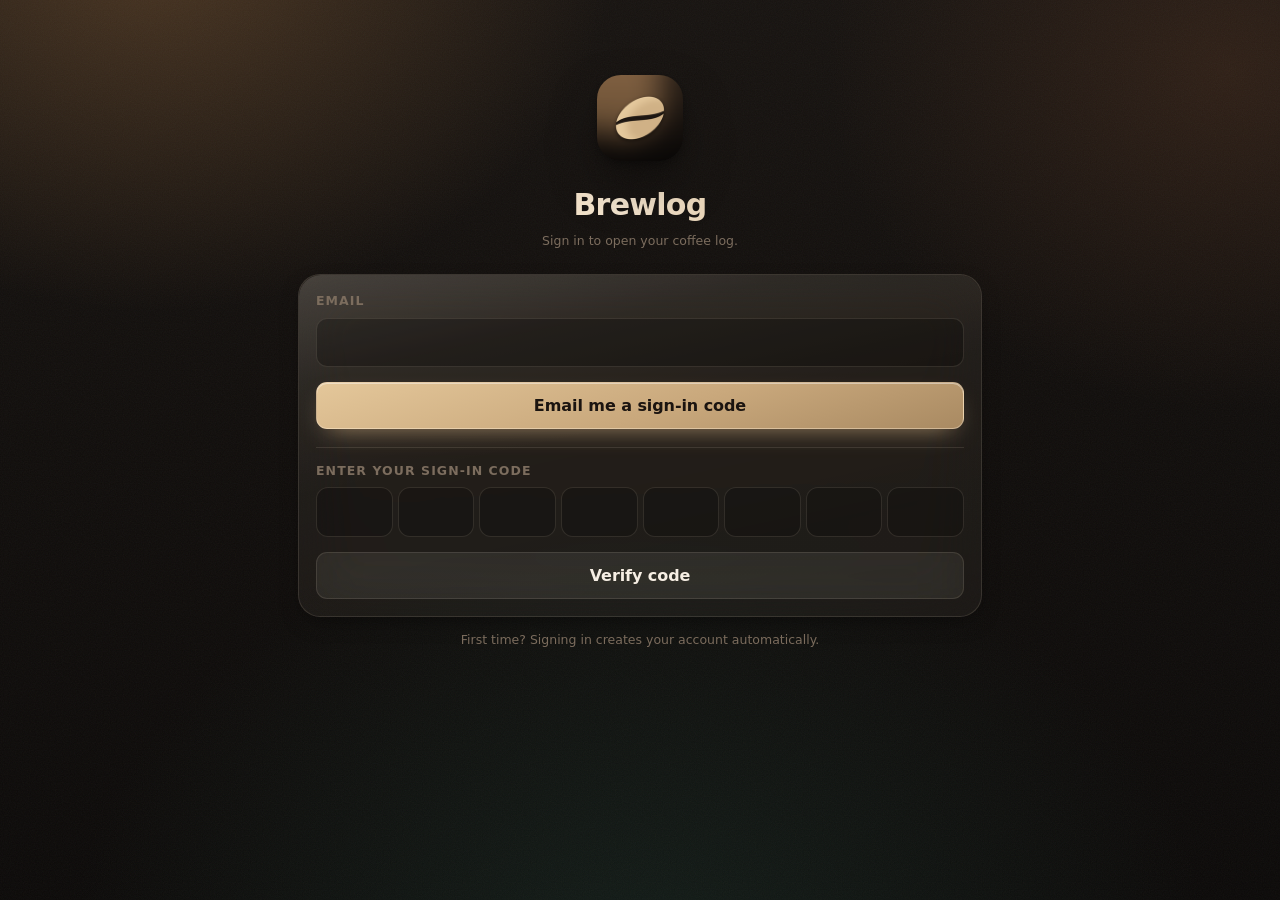
<file: index.html>
<!DOCTYPE html>
<html lang="en">
<head>
<meta charset="utf-8">
<meta name="viewport" content="width=device-width, initial-scale=1, viewport-fit=cover, maximum-scale=1">
<title>Brewlog</title>
<meta name="description" content="A personal coffee tasting journal — beans, tasting profiles, and cafes.">
<!-- In Safari this tints the bars above and below the page. It cannot be a
     gradient, so it is set to the colour the ambient background actually
     resolves to at the very top of the screen — that is what makes the seam
     disappear. Installed to the Home Screen the page genuinely extends behind
     the status bar instead (see apple-mobile-web-app-status-bar-style). -->
<meta name="theme-color" content="#1D1611">
<meta name="color-scheme" content="dark">
<!-- Scripts only from this site, so a slip in escaping can't run injected
     code next to the sign-in tokens in localStorage. blob: workers are
     MapLibre's. Network destinations are left open on purpose: the Supabase
     project URL is configurable in Settings. -->
<meta http-equiv="Content-Security-Policy"
      content="script-src 'self'; worker-src 'self' blob:; object-src 'none'; base-uri 'self'; form-action 'none'">
<link rel="manifest" href="./manifest.json">
<link rel="apple-touch-icon" href="./icons/icon-180.png">
<link rel="icon" href="./icons/favicon-32.png" sizes="32x32">
<link rel="icon" href="./icons/icon-192.png" sizes="192x192">
<meta name="apple-mobile-web-app-capable" content="yes">
<meta name="mobile-web-app-capable" content="yes">
<meta name="apple-mobile-web-app-status-bar-style" content="black-translucent">
<meta name="apple-mobile-web-app-title" content="Brewlog">

<link rel="stylesheet" href="./vendor/leaflet.css">
<link rel="stylesheet" href="./vendor/maplibre-gl.css">
<link rel="stylesheet" href="./css/styles.css">
</head>
<body>

<div id="ambient"></div>

<main id="app" role="main"></main>
<nav id="tabbar" aria-label="Primary"></nav>

<script src="./vendor/leaflet.js" defer></script>
<!-- MapLibre GL (vector renderer) + the Leaflet bridge that lets it act as
     a normal Leaflet tile layer. Both are classic (non-module) scripts
     loaded with defer, same as leaflet.js above, so script-order = execution
     order and each one's global (L, then maplibregl, then L.maplibreGL) is
     guaranteed to exist before the next one runs. -->
<script src="./vendor/maplibre-gl.js" defer></script>
<script src="./vendor/leaflet-maplibre-gl.js" defer></script>
<script type="module" src="./js/app.js"></script>
</body>
</html>
</file>
<file: vendor/leaflet.css>
/* required styles */

.leaflet-pane,
.leaflet-tile,
.leaflet-marker-icon,
.leaflet-marker-shadow,
.leaflet-tile-container,
.leaflet-pane > svg,
.leaflet-pane > canvas,
.leaflet-zoom-box,
.leaflet-image-layer,
.leaflet-layer {
	position: absolute;
	left: 0;
	top: 0;
	}
.leaflet-container {
	overflow: hidden;
	}
.leaflet-tile,
.leaflet-marker-icon,
.leaflet-marker-shadow {
	-webkit-user-select: none;
	   -moz-user-select: none;
	        user-select: none;
	  -webkit-user-drag: none;
	}
/* Prevents IE11 from highlighting tiles in blue */
.leaflet-tile::selection {
	background: transparent;
}
/* Safari renders non-retina tile on retina better with this, but Chrome is worse */
.leaflet-safari .leaflet-tile {
	image-rendering: -webkit-optimize-contrast;
	}
/* hack that prevents hw layers "stretching" when loading new tiles */
.leaflet-safari .leaflet-tile-container {
	width: 1600px;
	height: 1600px;
	-webkit-transform-origin: 0 0;
	}
.leaflet-marker-icon,
.leaflet-marker-shadow {
	display: block;
	}
/* .leaflet-container svg: reset svg max-width decleration shipped in Joomla! (joomla.org) 3.x */
/* .leaflet-container img: map is broken in FF if you have max-width: 100% on tiles */
.leaflet-container .leaflet-overlay-pane svg {
	max-width: none !important;
	max-height: none !important;
	}
.leaflet-container .leaflet-marker-pane img,
.leaflet-container .leaflet-shadow-pane img,
.leaflet-container .leaflet-tile-pane img,
.leaflet-container img.leaflet-image-layer,
.leaflet-container .leaflet-tile {
	max-width: none !important;
	max-height: none !important;
	width: auto;
	padding: 0;
	}

.leaflet-container img.leaflet-tile {
	/* See: https://bugs.chromium.org/p/chromium/issues/detail?id=600120 */
	mix-blend-mode: plus-lighter;
}

.leaflet-container.leaflet-touch-zoom {
	-ms-touch-action: pan-x pan-y;
	touch-action: pan-x pan-y;
	}
.leaflet-container.leaflet-touch-drag {
	-ms-touch-action: pinch-zoom;
	/* Fallback for FF which doesn't support pinch-zoom */
	touch-action: none;
	touch-action: pinch-zoom;
}
.leaflet-container.leaflet-touch-drag.leaflet-touch-zoom {
	-ms-touch-action: none;
	touch-action: none;
}
.leaflet-container {
	-webkit-tap-highlight-color: transparent;
}
.leaflet-container a {
	-webkit-tap-highlight-color: rgba(51, 181, 229, 0.4);
}
.leaflet-tile {
	filter: inherit;
	visibility: hidden;
	}
.leaflet-tile-loaded {
	visibility: inherit;
	}
.leaflet-zoom-box {
	width: 0;
	height: 0;
	-moz-box-sizing: border-box;
	     box-sizing: border-box;
	z-index: 800;
	}
/* workaround for https://bugzilla.mozilla.org/show_bug.cgi?id=888319 */
.leaflet-overlay-pane svg {
	-moz-user-select: none;
	}

.leaflet-pane         { z-index: 400; }

.leaflet-tile-pane    { z-index: 200; }
.leaflet-overlay-pane { z-index: 400; }
.leaflet-shadow-pane  { z-index: 500; }
.leaflet-marker-pane  { z-index: 600; }
.leaflet-tooltip-pane   { z-index: 650; }
.leaflet-popup-pane   { z-index: 700; }

.leaflet-map-pane canvas { z-index: 100; }
.leaflet-map-pane svg    { z-index: 200; }

.leaflet-vml-shape {
	width: 1px;
	height: 1px;
	}
.lvml {
	behavior: url(#default#VML);
	display: inline-block;
	position: absolute;
	}


/* control positioning */

.leaflet-control {
	position: relative;
	z-index: 800;
	pointer-events: visiblePainted; /* IE 9-10 doesn't have auto */
	pointer-events: auto;
	}
.leaflet-top,
.leaflet-bottom {
	position: absolute;
	z-index: 1000;
	pointer-events: none;
	}
.leaflet-top {
	top: 0;
	}
.leaflet-right {
	right: 0;
	}
.leaflet-bottom {
	bottom: 0;
	}
.leaflet-left {
	left: 0;
	}
.leaflet-control {
	float: left;
	clear: both;
	}
.leaflet-right .leaflet-control {
	float: right;
	}
.leaflet-top .leaflet-control {
	margin-top: 10px;
	}
.leaflet-bottom .leaflet-control {
	margin-bottom: 10px;
	}
.leaflet-left .leaflet-control {
	margin-left: 10px;
	}
.leaflet-right .leaflet-control {
	margin-right: 10px;
	}


/* zoom and fade animations */

.leaflet-fade-anim .leaflet-popup {
	opacity: 0;
	-webkit-transition: opacity 0.2s linear;
	   -moz-transition: opacity 0.2s linear;
	        transition: opacity 0.2s linear;
	}
.leaflet-fade-anim .leaflet-map-pane .leaflet-popup {
	opacity: 1;
	}
.leaflet-zoom-animated {
	-webkit-transform-origin: 0 0;
	    -ms-transform-origin: 0 0;
	        transform-origin: 0 0;
	}
svg.leaflet-zoom-animated {
	will-change: transform;
}

.leaflet-zoom-anim .leaflet-zoom-animated {
	-webkit-transition: -webkit-transform 0.25s cubic-bezier(0,0,0.25,1);
	   -moz-transition:    -moz-transform 0.25s cubic-bezier(0,0,0.25,1);
	        transition:         transform 0.25s cubic-bezier(0,0,0.25,1);
	}
.leaflet-zoom-anim .leaflet-tile,
.leaflet-pan-anim .leaflet-tile {
	-webkit-transition: none;
	   -moz-transition: none;
	        transition: none;
	}

.leaflet-zoom-anim .leaflet-zoom-hide {
	visibility: hidden;
	}


/* cursors */

.leaflet-interactive {
	cursor: pointer;
	}
.leaflet-grab {
	cursor: -webkit-grab;
	cursor:    -moz-grab;
	cursor:         grab;
	}
.leaflet-crosshair,
.leaflet-crosshair .leaflet-interactive {
	cursor: crosshair;
	}
.leaflet-popup-pane,
.leaflet-control {
	cursor: auto;
	}
.leaflet-dragging .leaflet-grab,
.leaflet-dragging .leaflet-grab .leaflet-interactive,
.leaflet-dragging .leaflet-marker-draggable {
	cursor: move;
	cursor: -webkit-grabbing;
	cursor:    -moz-grabbing;
	cursor:         grabbing;
	}

/* marker & overlays interactivity */
.leaflet-marker-icon,
.leaflet-marker-shadow,
.leaflet-image-layer,
.leaflet-pane > svg path,
.leaflet-tile-container {
	pointer-events: none;
	}

.leaflet-marker-icon.leaflet-interactive,
.leaflet-image-layer.leaflet-interactive,
.leaflet-pane > svg path.leaflet-interactive,
svg.leaflet-image-layer.leaflet-interactive path {
	pointer-events: visiblePainted; /* IE 9-10 doesn't have auto */
	pointer-events: auto;
	}

/* visual tweaks */

.leaflet-container {
	background: #ddd;
	outline-offset: 1px;
	}
.leaflet-container a {
	color: #0078A8;
	}
.leaflet-zoom-box {
	border: 2px dotted #38f;
	background: rgba(255,255,255,0.5);
	}


/* general typography */
.leaflet-container {
	font-family: "Helvetica Neue", Arial, Helvetica, sans-serif;
	font-size: 12px;
	font-size: 0.75rem;
	line-height: 1.5;
	}


/* general toolbar styles */

.leaflet-bar {
	box-shadow: 0 1px 5px rgba(0,0,0,0.65);
	border-radius: 4px;
	}
.leaflet-bar a {
	background-color: #fff;
	border-bottom: 1px solid #ccc;
	width: 26px;
	height: 26px;
	line-height: 26px;
	display: block;
	text-align: center;
	text-decoration: none;
	color: black;
	}
.leaflet-bar a,
.leaflet-control-layers-toggle {
	background-position: 50% 50%;
	background-repeat: no-repeat;
	display: block;
	}
.leaflet-bar a:hover,
.leaflet-bar a:focus {
	background-color: #f4f4f4;
	}
.leaflet-bar a:first-child {
	border-top-left-radius: 4px;
	border-top-right-radius: 4px;
	}
.leaflet-bar a:last-child {
	border-bottom-left-radius: 4px;
	border-bottom-right-radius: 4px;
	border-bottom: none;
	}
.leaflet-bar a.leaflet-disabled {
	cursor: default;
	background-color: #f4f4f4;
	color: #bbb;
	}

.leaflet-touch .leaflet-bar a {
	width: 30px;
	height: 30px;
	line-height: 30px;
	}
.leaflet-touch .leaflet-bar a:first-child {
	border-top-left-radius: 2px;
	border-top-right-radius: 2px;
	}
.leaflet-touch .leaflet-bar a:last-child {
	border-bottom-left-radius: 2px;
	border-bottom-right-radius: 2px;
	}

/* zoom control */

.leaflet-control-zoom-in,
.leaflet-control-zoom-out {
	font: bold 18px 'Lucida Console', Monaco, monospace;
	text-indent: 1px;
	}

.leaflet-touch .leaflet-control-zoom-in, .leaflet-touch .leaflet-control-zoom-out  {
	font-size: 22px;
	}


/* layers control */

.leaflet-control-layers {
	box-shadow: 0 1px 5px rgba(0,0,0,0.4);
	background: #fff;
	border-radius: 5px;
	}
.leaflet-control-layers-toggle {
	background-image: url(./images/layers.png);
	width: 36px;
	height: 36px;
	}
.leaflet-retina .leaflet-control-layers-toggle {
	background-image: url(./images/layers-2x.png);
	background-size: 26px 26px;
	}
.leaflet-touch .leaflet-control-layers-toggle {
	width: 44px;
	height: 44px;
	}
.leaflet-control-layers .leaflet-control-layers-list,
.leaflet-control-layers-expanded .leaflet-control-layers-toggle {
	display: none;
	}
.leaflet-control-layers-expanded .leaflet-control-layers-list {
	display: block;
	position: relative;
	}
.leaflet-control-layers-expanded {
	padding: 6px 10px 6px 6px;
	color: #333;
	background: #fff;
	}
.leaflet-control-layers-scrollbar {
	overflow-y: scroll;
	overflow-x: hidden;
	padding-right: 5px;
	}
.leaflet-control-layers-selector {
	margin-top: 2px;
	position: relative;
	top: 1px;
	}
.leaflet-control-layers label {
	display: block;
	font-size: 13px;
	font-size: 1.08333em;
	}
.leaflet-control-layers-separator {
	height: 0;
	border-top: 1px solid #ddd;
	margin: 5px -10px 5px -6px;
	}

/* Default icon URLs */
.leaflet-default-icon-path { /* used only in path-guessing heuristic, see L.Icon.Default */
	background-image: url(./images/marker-icon.png);
	}


/* attribution and scale controls */

.leaflet-container .leaflet-control-attribution {
	background: #fff;
	background: rgba(255, 255, 255, 0.8);
	margin: 0;
	}
.leaflet-control-attribution,
.leaflet-control-scale-line {
	padding: 0 5px;
	color: #333;
	line-height: 1.4;
	}
.leaflet-control-attribution a {
	text-decoration: none;
	}
.leaflet-control-attribution a:hover,
.leaflet-control-attribution a:focus {
	text-decoration: underline;
	}
.leaflet-attribution-flag {
	display: inline !important;
	vertical-align: baseline !important;
	width: 1em;
	height: 0.6669em;
	}
.leaflet-left .leaflet-control-scale {
	margin-left: 5px;
	}
.leaflet-bottom .leaflet-control-scale {
	margin-bottom: 5px;
	}
.leaflet-control-scale-line {
	border: 2px solid #777;
	border-top: none;
	line-height: 1.1;
	padding: 2px 5px 1px;
	white-space: nowrap;
	-moz-box-sizing: border-box;
	     box-sizing: border-box;
	background: rgba(255, 255, 255, 0.8);
	text-shadow: 1px 1px #fff;
	}
.leaflet-control-scale-line:not(:first-child) {
	border-top: 2px solid #777;
	border-bottom: none;
	margin-top: -2px;
	}
.leaflet-control-scale-line:not(:first-child):not(:last-child) {
	border-bottom: 2px solid #777;
	}

.leaflet-touch .leaflet-control-attribution,
.leaflet-touch .leaflet-control-layers,
.leaflet-touch .leaflet-bar {
	box-shadow: none;
	}
.leaflet-touch .leaflet-control-layers,
.leaflet-touch .leaflet-bar {
	border: 2px solid rgba(0,0,0,0.2);
	background-clip: padding-box;
	}


/* popup */

.leaflet-popup {
	position: absolute;
	text-align: center;
	margin-bottom: 20px;
	}
.leaflet-popup-content-wrapper {
	padding: 1px;
	text-align: left;
	border-radius: 12px;
	}
.leaflet-popup-content {
	margin: 13px 24px 13px 20px;
	line-height: 1.3;
	font-size: 13px;
	font-size: 1.08333em;
	min-height: 1px;
	}
.leaflet-popup-content p {
	margin: 17px 0;
	margin: 1.3em 0;
	}
.leaflet-popup-tip-container {
	width: 40px;
	height: 20px;
	position: absolute;
	left: 50%;
	margin-top: -1px;
	margin-left: -20px;
	overflow: hidden;
	pointer-events: none;
	}
.leaflet-popup-tip {
	width: 17px;
	height: 17px;
	padding: 1px;

	margin: -10px auto 0;
	pointer-events: auto;

	-webkit-transform: rotate(45deg);
	   -moz-transform: rotate(45deg);
	    -ms-transform: rotate(45deg);
	        transform: rotate(45deg);
	}
.leaflet-popup-content-wrapper,
.leaflet-popup-tip {
	background: white;
	color: #333;
	box-shadow: 0 3px 14px rgba(0,0,0,0.4);
	}
.leaflet-container a.leaflet-popup-close-button {
	position: absolute;
	top: 0;
	right: 0;
	border: none;
	text-align: center;
	width: 24px;
	height: 24px;
	font: 16px/24px Tahoma, Verdana, sans-serif;
	color: #757575;
	text-decoration: none;
	background: transparent;
	}
.leaflet-container a.leaflet-popup-close-button:hover,
.leaflet-container a.leaflet-popup-close-button:focus {
	color: #585858;
	}
.leaflet-popup-scrolled {
	overflow: auto;
	}

.leaflet-oldie .leaflet-popup-content-wrapper {
	-ms-zoom: 1;
	}
.leaflet-oldie .leaflet-popup-tip {
	width: 24px;
	margin: 0 auto;

	-ms-filter: "progid:DXImageTransform.Microsoft.Matrix(M11=0.70710678, M12=0.70710678, M21=-0.70710678, M22=0.70710678)";
	filter: progid:DXImageTransform.Microsoft.Matrix(M11=0.70710678, M12=0.70710678, M21=-0.70710678, M22=0.70710678);
	}

.leaflet-oldie .leaflet-control-zoom,
.leaflet-oldie .leaflet-control-layers,
.leaflet-oldie .leaflet-popup-content-wrapper,
.leaflet-oldie .leaflet-popup-tip {
	border: 1px solid #999;
	}


/* div icon */

.leaflet-div-icon {
	background: #fff;
	border: 1px solid #666;
	}


/* Tooltip */
/* Base styles for the element that has a tooltip */
.leaflet-tooltip {
	position: absolute;
	padding: 6px;
	background-color: #fff;
	border: 1px solid #fff;
	border-radius: 3px;
	color: #222;
	white-space: nowrap;
	-webkit-user-select: none;
	-moz-user-select: none;
	-ms-user-select: none;
	user-select: none;
	pointer-events: none;
	box-shadow: 0 1px 3px rgba(0,0,0,0.4);
	}
.leaflet-tooltip.leaflet-interactive {
	cursor: pointer;
	pointer-events: auto;
	}
.leaflet-tooltip-top:before,
.leaflet-tooltip-bottom:before,
.leaflet-tooltip-left:before,
.leaflet-tooltip-right:before {
	position: absolute;
	pointer-events: none;
	border: 6px solid transparent;
	background: transparent;
	content: "";
	}

/* Directions */

.leaflet-tooltip-bottom {
	margin-top: 6px;
}
.leaflet-tooltip-top {
	margin-top: -6px;
}
.leaflet-tooltip-bottom:before,
.leaflet-tooltip-top:before {
	left: 50%;
	margin-left: -6px;
	}
.leaflet-tooltip-top:before {
	bottom: 0;
	margin-bottom: -12px;
	border-top-color: #fff;
	}
.leaflet-tooltip-bottom:before {
	top: 0;
	margin-top: -12px;
	margin-left: -6px;
	border-bottom-color: #fff;
	}
.leaflet-tooltip-left {
	margin-left: -6px;
}
.leaflet-tooltip-right {
	margin-left: 6px;
}
.leaflet-tooltip-left:before,
.leaflet-tooltip-right:before {
	top: 50%;
	margin-top: -6px;
	}
.leaflet-tooltip-left:before {
	right: 0;
	margin-right: -12px;
	border-left-color: #fff;
	}
.leaflet-tooltip-right:before {
	left: 0;
	margin-left: -12px;
	border-right-color: #fff;
	}

/* Printing */

@media print {
	/* Prevent printers from removing background-images of controls. */
	.leaflet-control {
		-webkit-print-color-adjust: exact;
		print-color-adjust: exact;
		}
	}
</file>
<file: vendor/maplibre-gl.css>
.maplibregl-map{font:12px/20px Helvetica Neue,Arial,Helvetica,sans-serif;overflow:hidden;position:relative;-webkit-tap-highlight-color:rgb(0,0,0,0)}.maplibregl-canvas{left:0;position:absolute;top:0}.maplibregl-map:fullscreen{height:100%;width:100%}.maplibregl-ctrl-group button.maplibregl-ctrl-compass{touch-action:none}.maplibregl-canvas-container.maplibregl-interactive,.maplibregl-ctrl-group button.maplibregl-ctrl-compass{cursor:grab;-webkit-user-select:none;-moz-user-select:none;user-select:none}.maplibregl-canvas-container.maplibregl-interactive.maplibregl-track-pointer{cursor:pointer}.maplibregl-canvas-container.maplibregl-interactive:active,.maplibregl-ctrl-group button.maplibregl-ctrl-compass:active{cursor:grabbing}.maplibregl-canvas-container.maplibregl-touch-zoom-rotate,.maplibregl-canvas-container.maplibregl-touch-zoom-rotate .maplibregl-canvas{touch-action:pan-x pan-y}.maplibregl-canvas-container.maplibregl-touch-drag-pan,.maplibregl-canvas-container.maplibregl-touch-drag-pan .maplibregl-canvas{touch-action:pinch-zoom}.maplibregl-canvas-container.maplibregl-touch-zoom-rotate.maplibregl-touch-drag-pan,.maplibregl-canvas-container.maplibregl-touch-zoom-rotate.maplibregl-touch-drag-pan .maplibregl-canvas{touch-action:none}.maplibregl-canvas-container.maplibregl-touch-drag-pan.maplibregl-cooperative-gestures,.maplibregl-canvas-container.maplibregl-touch-drag-pan.maplibregl-cooperative-gestures .maplibregl-canvas{touch-action:pan-x pan-y}.maplibregl-ctrl-bottom-left,.maplibregl-ctrl-bottom-right,.maplibregl-ctrl-top-left,.maplibregl-ctrl-top-right{pointer-events:none;position:absolute;z-index:2}.maplibregl-ctrl-top-left{left:0;top:0}.maplibregl-ctrl-top-right{right:0;top:0}.maplibregl-ctrl-bottom-left{bottom:0;left:0}.maplibregl-ctrl-bottom-right{bottom:0;right:0}.maplibregl-ctrl{clear:both;pointer-events:auto;transform:translate(0)}.maplibregl-ctrl-top-left .maplibregl-ctrl{float:left;margin:10px 0 0 10px}.maplibregl-ctrl-top-right .maplibregl-ctrl{float:right;margin:10px 10px 0 0}.maplibregl-ctrl-bottom-left .maplibregl-ctrl{float:left;margin:0 0 10px 10px}.maplibregl-ctrl-bottom-right .maplibregl-ctrl{float:right;margin:0 10px 10px 0}.maplibregl-ctrl-group{background:#fff;border-radius:4px}.maplibregl-ctrl-group:not(:empty){box-shadow:0 0 0 2px rgba(0,0,0,.1)}@media (forced-colors:active){.maplibregl-ctrl-group:not(:empty){box-shadow:0 0 0 2px ButtonText}}.maplibregl-ctrl-group button{background-color:transparent;border:0;box-sizing:border-box;cursor:pointer;display:block;height:29px;outline:none;padding:0;width:29px}.maplibregl-ctrl-group button+button{border-top:1px solid #ddd}.maplibregl-ctrl button .maplibregl-ctrl-icon{background-position:50%;background-repeat:no-repeat;display:block;height:100%;width:100%}@media (forced-colors:active){.maplibregl-ctrl-icon{background-color:transparent}.maplibregl-ctrl-group button+button{border-top:1px solid ButtonText}}.maplibregl-ctrl button::-moz-focus-inner{border:0;padding:0}.maplibregl-ctrl-attrib-button:focus,.maplibregl-ctrl-group button:focus{box-shadow:0 0 2px 2px #0096ff}.maplibregl-ctrl button:disabled{cursor:not-allowed}.maplibregl-ctrl button:disabled .maplibregl-ctrl-icon{opacity:.25}@media (hover:hover){.maplibregl-ctrl button:not(:disabled):hover{background-color:rgba(0,0,0,.05)}}.maplibregl-ctrl button:not(:disabled):active{background-color:rgba(0,0,0,.05)}.maplibregl-ctrl-group button:focus:focus-visible{box-shadow:0 0 2px 2px #0096ff}.maplibregl-ctrl-group button:focus:not(:focus-visible){box-shadow:none}.maplibregl-ctrl-group button:focus:first-child{border-radius:4px 4px 0 0}.maplibregl-ctrl-group button:focus:last-child{border-radius:0 0 4px 4px}.maplibregl-ctrl-group button:focus:only-child{border-radius:inherit}.maplibregl-ctrl button.maplibregl-ctrl-zoom-out .maplibregl-ctrl-icon{background-image:url("data:image/svg+xml;charset=utf-8,%3Csvg xmlns='http://www.w3.org/2000/svg' width='29' height='29' fill='%23333' viewBox='0 0 29 29'%3E%3Cpath d='M10 13c-.75 0-1.5.75-1.5 1.5S9.25 16 10 16h9c.75 0 1.5-.75 1.5-1.5S19.75 13 19 13z'/%3E%3C/svg%3E")}.maplibregl-ctrl button.maplibregl-ctrl-zoom-in .maplibregl-ctrl-icon{background-image:url("data:image/svg+xml;charset=utf-8,%3Csvg xmlns='http://www.w3.org/2000/svg' width='29' height='29' fill='%23333' viewBox='0 0 29 29'%3E%3Cpath d='M14.5 8.5c-.75 0-1.5.75-1.5 1.5v3h-3c-.75 0-1.5.75-1.5 1.5S9.25 16 10 16h3v3c0 .75.75 1.5 1.5 1.5S16 19.75 16 19v-3h3c.75 0 1.5-.75 1.5-1.5S19.75 13 19 13h-3v-3c0-.75-.75-1.5-1.5-1.5'/%3E%3C/svg%3E")}@media (forced-colors:active){.maplibregl-ctrl button.maplibregl-ctrl-zoom-out .maplibregl-ctrl-icon{background-image:url("data:image/svg+xml;charset=utf-8,%3Csvg xmlns='http://www.w3.org/2000/svg' width='29' height='29' fill='%23fff' viewBox='0 0 29 29'%3E%3Cpath d='M10 13c-.75 0-1.5.75-1.5 1.5S9.25 16 10 16h9c.75 0 1.5-.75 1.5-1.5S19.75 13 19 13z'/%3E%3C/svg%3E")}.maplibregl-ctrl button.maplibregl-ctrl-zoom-in .maplibregl-ctrl-icon{background-image:url("data:image/svg+xml;charset=utf-8,%3Csvg xmlns='http://www.w3.org/2000/svg' width='29' height='29' fill='%23fff' viewBox='0 0 29 29'%3E%3Cpath d='M14.5 8.5c-.75 0-1.5.75-1.5 1.5v3h-3c-.75 0-1.5.75-1.5 1.5S9.25 16 10 16h3v3c0 .75.75 1.5 1.5 1.5S16 19.75 16 19v-3h3c.75 0 1.5-.75 1.5-1.5S19.75 13 19 13h-3v-3c0-.75-.75-1.5-1.5-1.5'/%3E%3C/svg%3E")}}@media (forced-colors:active) and (prefers-color-scheme:light){.maplibregl-ctrl button.maplibregl-ctrl-zoom-out .maplibregl-ctrl-icon{background-image:url("data:image/svg+xml;charset=utf-8,%3Csvg xmlns='http://www.w3.org/2000/svg' width='29' height='29' viewBox='0 0 29 29'%3E%3Cpath d='M10 13c-.75 0-1.5.75-1.5 1.5S9.25 16 10 16h9c.75 0 1.5-.75 1.5-1.5S19.75 13 19 13z'/%3E%3C/svg%3E")}.maplibregl-ctrl button.maplibregl-ctrl-zoom-in .maplibregl-ctrl-icon{background-image:url("data:image/svg+xml;charset=utf-8,%3Csvg xmlns='http://www.w3.org/2000/svg' width='29' height='29' viewBox='0 0 29 29'%3E%3Cpath d='M14.5 8.5c-.75 0-1.5.75-1.5 1.5v3h-3c-.75 0-1.5.75-1.5 1.5S9.25 16 10 16h3v3c0 .75.75 1.5 1.5 1.5S16 19.75 16 19v-3h3c.75 0 1.5-.75 1.5-1.5S19.75 13 19 13h-3v-3c0-.75-.75-1.5-1.5-1.5'/%3E%3C/svg%3E")}}.maplibregl-ctrl button.maplibregl-ctrl-fullscreen .maplibregl-ctrl-icon{background-image:url("data:image/svg+xml;charset=utf-8,%3Csvg xmlns='http://www.w3.org/2000/svg' width='29' height='29' fill='%23333' viewBox='0 0 29 29'%3E%3Cpath d='M24 16v5.5c0 1.75-.75 2.5-2.5 2.5H16v-1l3-1.5-4-5.5 1-1 5.5 4 1.5-3zM6 16l1.5 3 5.5-4 1 1-4 5.5 3 1.5v1H7.5C5.75 24 5 23.25 5 21.5V16zm7-11v1l-3 1.5 4 5.5-1 1-5.5-4L6 13H5V7.5C5 5.75 5.75 5 7.5 5zm11 2.5c0-1.75-.75-2.5-2.5-2.5H16v1l3 1.5-4 5.5 1 1 5.5-4 1.5 3h1z'/%3E%3C/svg%3E")}.maplibregl-ctrl button.maplibregl-ctrl-shrink .maplibregl-ctrl-icon{background-image:url("data:image/svg+xml;charset=utf-8,%3Csvg xmlns='http://www.w3.org/2000/svg' width='29' height='29' viewBox='0 0 29 29'%3E%3Cpath d='M18.5 16c-1.75 0-2.5.75-2.5 2.5V24h1l1.5-3 5.5 4 1-1-4-5.5 3-1.5v-1zM13 18.5c0-1.75-.75-2.5-2.5-2.5H5v1l3 1.5L4 24l1 1 5.5-4 1.5 3h1zm3-8c0 1.75.75 2.5 2.5 2.5H24v-1l-3-1.5L25 5l-1-1-5.5 4L17 5h-1zM10.5 13c1.75 0 2.5-.75 2.5-2.5V5h-1l-1.5 3L5 4 4 5l4 5.5L5 12v1z'/%3E%3C/svg%3E")}@media (forced-colors:active){.maplibregl-ctrl button.maplibregl-ctrl-fullscreen .maplibregl-ctrl-icon{background-image:url("data:image/svg+xml;charset=utf-8,%3Csvg xmlns='http://www.w3.org/2000/svg' width='29' height='29' fill='%23fff' viewBox='0 0 29 29'%3E%3Cpath d='M24 16v5.5c0 1.75-.75 2.5-2.5 2.5H16v-1l3-1.5-4-5.5 1-1 5.5 4 1.5-3zM6 16l1.5 3 5.5-4 1 1-4 5.5 3 1.5v1H7.5C5.75 24 5 23.25 5 21.5V16zm7-11v1l-3 1.5 4 5.5-1 1-5.5-4L6 13H5V7.5C5 5.75 5.75 5 7.5 5zm11 2.5c0-1.75-.75-2.5-2.5-2.5H16v1l3 1.5-4 5.5 1 1 5.5-4 1.5 3h1z'/%3E%3C/svg%3E")}.maplibregl-ctrl button.maplibregl-ctrl-shrink .maplibregl-ctrl-icon{background-image:url("data:image/svg+xml;charset=utf-8,%3Csvg xmlns='http://www.w3.org/2000/svg' width='29' height='29' fill='%23fff' viewBox='0 0 29 29'%3E%3Cpath d='M18.5 16c-1.75 0-2.5.75-2.5 2.5V24h1l1.5-3 5.5 4 1-1-4-5.5 3-1.5v-1zM13 18.5c0-1.75-.75-2.5-2.5-2.5H5v1l3 1.5L4 24l1 1 5.5-4 1.5 3h1zm3-8c0 1.75.75 2.5 2.5 2.5H24v-1l-3-1.5L25 5l-1-1-5.5 4L17 5h-1zM10.5 13c1.75 0 2.5-.75 2.5-2.5V5h-1l-1.5 3L5 4 4 5l4 5.5L5 12v1z'/%3E%3C/svg%3E")}}@media (forced-colors:active) and (prefers-color-scheme:light){.maplibregl-ctrl button.maplibregl-ctrl-fullscreen .maplibregl-ctrl-icon{background-image:url("data:image/svg+xml;charset=utf-8,%3Csvg xmlns='http://www.w3.org/2000/svg' width='29' height='29' viewBox='0 0 29 29'%3E%3Cpath d='M24 16v5.5c0 1.75-.75 2.5-2.5 2.5H16v-1l3-1.5-4-5.5 1-1 5.5 4 1.5-3zM6 16l1.5 3 5.5-4 1 1-4 5.5 3 1.5v1H7.5C5.75 24 5 23.25 5 21.5V16zm7-11v1l-3 1.5 4 5.5-1 1-5.5-4L6 13H5V7.5C5 5.75 5.75 5 7.5 5zm11 2.5c0-1.75-.75-2.5-2.5-2.5H16v1l3 1.5-4 5.5 1 1 5.5-4 1.5 3h1z'/%3E%3C/svg%3E")}.maplibregl-ctrl button.maplibregl-ctrl-shrink .maplibregl-ctrl-icon{background-image:url("data:image/svg+xml;charset=utf-8,%3Csvg xmlns='http://www.w3.org/2000/svg' width='29' height='29' viewBox='0 0 29 29'%3E%3Cpath d='M18.5 16c-1.75 0-2.5.75-2.5 2.5V24h1l1.5-3 5.5 4 1-1-4-5.5 3-1.5v-1zM13 18.5c0-1.75-.75-2.5-2.5-2.5H5v1l3 1.5L4 24l1 1 5.5-4 1.5 3h1zm3-8c0 1.75.75 2.5 2.5 2.5H24v-1l-3-1.5L25 5l-1-1-5.5 4L17 5h-1zM10.5 13c1.75 0 2.5-.75 2.5-2.5V5h-1l-1.5 3L5 4 4 5l4 5.5L5 12v1z'/%3E%3C/svg%3E")}}.maplibregl-ctrl button.maplibregl-ctrl-compass .maplibregl-ctrl-icon{background-image:url("data:image/svg+xml;charset=utf-8,%3Csvg xmlns='http://www.w3.org/2000/svg' width='29' height='29' fill='%23333' viewBox='0 0 29 29'%3E%3Cpath d='m10.5 14 4-8 4 8z'/%3E%3Cpath fill='%23ccc' d='m10.5 16 4 8 4-8z'/%3E%3C/svg%3E")}@media (forced-colors:active){.maplibregl-ctrl button.maplibregl-ctrl-compass .maplibregl-ctrl-icon{background-image:url("data:image/svg+xml;charset=utf-8,%3Csvg xmlns='http://www.w3.org/2000/svg' width='29' height='29' fill='%23fff' viewBox='0 0 29 29'%3E%3Cpath d='m10.5 14 4-8 4 8z'/%3E%3Cpath fill='%23ccc' d='m10.5 16 4 8 4-8z'/%3E%3C/svg%3E")}}@media (forced-colors:active) and (prefers-color-scheme:light){.maplibregl-ctrl button.maplibregl-ctrl-compass .maplibregl-ctrl-icon{background-image:url("data:image/svg+xml;charset=utf-8,%3Csvg xmlns='http://www.w3.org/2000/svg' width='29' height='29' viewBox='0 0 29 29'%3E%3Cpath d='m10.5 14 4-8 4 8z'/%3E%3Cpath fill='%23ccc' d='m10.5 16 4 8 4-8z'/%3E%3C/svg%3E")}}.maplibregl-ctrl button.maplibregl-ctrl-globe .maplibregl-ctrl-icon{background-image:url("data:image/svg+xml;charset=utf-8,%3Csvg xmlns='http://www.w3.org/2000/svg' width='22' height='22' fill='none' stroke='%23333' viewBox='0 0 22 22'%3E%3Ccircle cx='11' cy='11' r='8.5'/%3E%3Cpath d='M17.5 11c0 4.819-3.02 8.5-6.5 8.5S4.5 15.819 4.5 11 7.52 2.5 11 2.5s6.5 3.681 6.5 8.5Z'/%3E%3Cpath d='M13.5 11c0 2.447-.331 4.64-.853 6.206-.262.785-.562 1.384-.872 1.777-.314.399-.58.517-.775.517s-.461-.118-.775-.517c-.31-.393-.61-.992-.872-1.777C8.831 15.64 8.5 13.446 8.5 11s.331-4.64.853-6.206c.262-.785.562-1.384.872-1.777.314-.399.58-.517.775-.517s.461.118.775.517c.31.393.61.992.872 1.777.522 1.565.853 3.76.853 6.206Z'/%3E%3Cpath d='M11 7.5c-1.909 0-3.622-.166-4.845-.428-.616-.132-1.08-.283-1.379-.434a1.3 1.3 0 0 1-.224-.138q.07-.058.224-.138c.299-.151.763-.302 1.379-.434C7.378 5.666 9.091 5.5 11 5.5s3.622.166 4.845.428c.616.132 1.08.283 1.379.434.105.053.177.1.224.138q-.07.058-.224.138c-.299.151-.763.302-1.379.434-1.223.262-2.936.428-4.845.428ZM4.486 6.436ZM11 16.5c-1.909 0-3.622-.166-4.845-.428-.616-.132-1.08-.283-1.379-.434a1.3 1.3 0 0 1-.224-.138 1.3 1.3 0 0 1 .224-.138c.299-.151.763-.302 1.379-.434C7.378 14.666 9.091 14.5 11 14.5s3.622.166 4.845.428c.616.132 1.08.283 1.379.434.105.053.177.1.224.138a1.3 1.3 0 0 1-.224.138c-.299.151-.763.302-1.379.434-1.223.262-2.936.428-4.845.428Zm-6.514-1.064ZM11 12.5c-2.46 0-4.672-.222-6.255-.574-.796-.177-1.406-.38-1.805-.59a1.5 1.5 0 0 1-.39-.272.3.3 0 0 1-.047-.064.3.3 0 0 1 .048-.064c.066-.073.189-.167.389-.272.399-.21 1.009-.413 1.805-.59C6.328 9.722 8.54 9.5 11 9.5s4.672.222 6.256.574c.795.177 1.405.38 1.804.59.2.105.323.2.39.272a.3.3 0 0 1 .047.064.3.3 0 0 1-.048.064 1.4 1.4 0 0 1-.389.272c-.399.21-1.009.413-1.804.59-1.584.352-3.796.574-6.256.574Zm-8.501-1.51v.002zm0 .018v.002zm17.002.002v-.002zm0-.018v-.002z'/%3E%3C/svg%3E")}.maplibregl-ctrl button.maplibregl-ctrl-globe-enabled .maplibregl-ctrl-icon{background-image:url("data:image/svg+xml;charset=utf-8,%3Csvg xmlns='http://www.w3.org/2000/svg' width='22' height='22' fill='none' stroke='%2333b5e5' viewBox='0 0 22 22'%3E%3Ccircle cx='11' cy='11' r='8.5'/%3E%3Cpath d='M17.5 11c0 4.819-3.02 8.5-6.5 8.5S4.5 15.819 4.5 11 7.52 2.5 11 2.5s6.5 3.681 6.5 8.5Z'/%3E%3Cpath d='M13.5 11c0 2.447-.331 4.64-.853 6.206-.262.785-.562 1.384-.872 1.777-.314.399-.58.517-.775.517s-.461-.118-.775-.517c-.31-.393-.61-.992-.872-1.777C8.831 15.64 8.5 13.446 8.5 11s.331-4.64.853-6.206c.262-.785.562-1.384.872-1.777.314-.399.58-.517.775-.517s.461.118.775.517c.31.393.61.992.872 1.777.522 1.565.853 3.76.853 6.206Z'/%3E%3Cpath d='M11 7.5c-1.909 0-3.622-.166-4.845-.428-.616-.132-1.08-.283-1.379-.434a1.3 1.3 0 0 1-.224-.138q.07-.058.224-.138c.299-.151.763-.302 1.379-.434C7.378 5.666 9.091 5.5 11 5.5s3.622.166 4.845.428c.616.132 1.08.283 1.379.434.105.053.177.1.224.138q-.07.058-.224.138c-.299.151-.763.302-1.379.434-1.223.262-2.936.428-4.845.428ZM4.486 6.436ZM11 16.5c-1.909 0-3.622-.166-4.845-.428-.616-.132-1.08-.283-1.379-.434a1.3 1.3 0 0 1-.224-.138 1.3 1.3 0 0 1 .224-.138c.299-.151.763-.302 1.379-.434C7.378 14.666 9.091 14.5 11 14.5s3.622.166 4.845.428c.616.132 1.08.283 1.379.434.105.053.177.1.224.138a1.3 1.3 0 0 1-.224.138c-.299.151-.763.302-1.379.434-1.223.262-2.936.428-4.845.428Zm-6.514-1.064ZM11 12.5c-2.46 0-4.672-.222-6.255-.574-.796-.177-1.406-.38-1.805-.59a1.5 1.5 0 0 1-.39-.272.3.3 0 0 1-.047-.064.3.3 0 0 1 .048-.064c.066-.073.189-.167.389-.272.399-.21 1.009-.413 1.805-.59C6.328 9.722 8.54 9.5 11 9.5s4.672.222 6.256.574c.795.177 1.405.38 1.804.59.2.105.323.2.39.272a.3.3 0 0 1 .047.064.3.3 0 0 1-.048.064 1.4 1.4 0 0 1-.389.272c-.399.21-1.009.413-1.804.59-1.584.352-3.796.574-6.256.574Zm-8.501-1.51v.002zm0 .018v.002zm17.002.002v-.002zm0-.018v-.002z'/%3E%3C/svg%3E")}.maplibregl-ctrl button.maplibregl-ctrl-terrain .maplibregl-ctrl-icon{background-image:url("data:image/svg+xml;charset=utf-8,%3Csvg xmlns='http://www.w3.org/2000/svg' width='22' height='22' fill='%23333' viewBox='0 0 22 22'%3E%3Cpath d='m1.754 13.406 4.453-4.851 3.09 3.09 3.281 3.277.969-.969-3.309-3.312 3.844-4.121 6.148 6.886h1.082v-.855l-7.207-8.07-4.84 5.187L6.169 6.57l-5.48 5.965v.871ZM.688 16.844h20.625v1.375H.688Zm0 0'/%3E%3C/svg%3E")}.maplibregl-ctrl button.maplibregl-ctrl-terrain-enabled .maplibregl-ctrl-icon{background-image:url("data:image/svg+xml;charset=utf-8,%3Csvg xmlns='http://www.w3.org/2000/svg' width='22' height='22' fill='%2333b5e5' viewBox='0 0 22 22'%3E%3Cpath d='m1.754 13.406 4.453-4.851 3.09 3.09 3.281 3.277.969-.969-3.309-3.312 3.844-4.121 6.148 6.886h1.082v-.855l-7.207-8.07-4.84 5.187L6.169 6.57l-5.48 5.965v.871ZM.688 16.844h20.625v1.375H.688Zm0 0'/%3E%3C/svg%3E")}.maplibregl-ctrl button.maplibregl-ctrl-geolocate .maplibregl-ctrl-icon{background-image:url("data:image/svg+xml;charset=utf-8,%3Csvg xmlns='http://www.w3.org/2000/svg' width='29' height='29' fill='%23333' viewBox='0 0 20 20'%3E%3Cpath d='M10 4C9 4 9 5 9 5v.1A5 5 0 0 0 5.1 9H5s-1 0-1 1 1 1 1 1h.1A5 5 0 0 0 9 14.9v.1s0 1 1 1 1-1 1-1v-.1a5 5 0 0 0 3.9-3.9h.1s1 0 1-1-1-1-1-1h-.1A5 5 0 0 0 11 5.1V5s0-1-1-1m0 2.5a3.5 3.5 0 1 1 0 7 3.5 3.5 0 1 1 0-7'/%3E%3Ccircle cx='10' cy='10' r='2'/%3E%3C/svg%3E")}.maplibregl-ctrl button.maplibregl-ctrl-geolocate:disabled .maplibregl-ctrl-icon{background-image:url("data:image/svg+xml;charset=utf-8,%3Csvg xmlns='http://www.w3.org/2000/svg' width='29' height='29' fill='%23aaa' viewBox='0 0 20 20'%3E%3Cpath d='M10 4C9 4 9 5 9 5v.1A5 5 0 0 0 5.1 9H5s-1 0-1 1 1 1 1 1h.1A5 5 0 0 0 9 14.9v.1s0 1 1 1 1-1 1-1v-.1a5 5 0 0 0 3.9-3.9h.1s1 0 1-1-1-1-1-1h-.1A5 5 0 0 0 11 5.1V5s0-1-1-1m0 2.5a3.5 3.5 0 1 1 0 7 3.5 3.5 0 1 1 0-7'/%3E%3Ccircle cx='10' cy='10' r='2'/%3E%3Cpath fill='red' d='m14 5 1 1-9 9-1-1z'/%3E%3C/svg%3E")}.maplibregl-ctrl button.maplibregl-ctrl-geolocate.maplibregl-ctrl-geolocate-active .maplibregl-ctrl-icon{background-image:url("data:image/svg+xml;charset=utf-8,%3Csvg xmlns='http://www.w3.org/2000/svg' width='29' height='29' fill='%2333b5e5' viewBox='0 0 20 20'%3E%3Cpath d='M10 4C9 4 9 5 9 5v.1A5 5 0 0 0 5.1 9H5s-1 0-1 1 1 1 1 1h.1A5 5 0 0 0 9 14.9v.1s0 1 1 1 1-1 1-1v-.1a5 5 0 0 0 3.9-3.9h.1s1 0 1-1-1-1-1-1h-.1A5 5 0 0 0 11 5.1V5s0-1-1-1m0 2.5a3.5 3.5 0 1 1 0 7 3.5 3.5 0 1 1 0-7'/%3E%3Ccircle cx='10' cy='10' r='2'/%3E%3C/svg%3E")}.maplibregl-ctrl button.maplibregl-ctrl-geolocate.maplibregl-ctrl-geolocate-active-error .maplibregl-ctrl-icon{background-image:url("data:image/svg+xml;charset=utf-8,%3Csvg xmlns='http://www.w3.org/2000/svg' width='29' height='29' fill='%23e58978' viewBox='0 0 20 20'%3E%3Cpath d='M10 4C9 4 9 5 9 5v.1A5 5 0 0 0 5.1 9H5s-1 0-1 1 1 1 1 1h.1A5 5 0 0 0 9 14.9v.1s0 1 1 1 1-1 1-1v-.1a5 5 0 0 0 3.9-3.9h.1s1 0 1-1-1-1-1-1h-.1A5 5 0 0 0 11 5.1V5s0-1-1-1m0 2.5a3.5 3.5 0 1 1 0 7 3.5 3.5 0 1 1 0-7'/%3E%3Ccircle cx='10' cy='10' r='2'/%3E%3C/svg%3E")}.maplibregl-ctrl button.maplibregl-ctrl-geolocate.maplibregl-ctrl-geolocate-background .maplibregl-ctrl-icon{background-image:url("data:image/svg+xml;charset=utf-8,%3Csvg xmlns='http://www.w3.org/2000/svg' width='29' height='29' fill='%2333b5e5' viewBox='0 0 20 20'%3E%3Cpath d='M10 4C9 4 9 5 9 5v.1A5 5 0 0 0 5.1 9H5s-1 0-1 1 1 1 1 1h.1A5 5 0 0 0 9 14.9v.1s0 1 1 1 1-1 1-1v-.1a5 5 0 0 0 3.9-3.9h.1s1 0 1-1-1-1-1-1h-.1A5 5 0 0 0 11 5.1V5s0-1-1-1m0 2.5a3.5 3.5 0 1 1 0 7 3.5 3.5 0 1 1 0-7'/%3E%3C/svg%3E")}.maplibregl-ctrl button.maplibregl-ctrl-geolocate.maplibregl-ctrl-geolocate-background-error .maplibregl-ctrl-icon{background-image:url("data:image/svg+xml;charset=utf-8,%3Csvg xmlns='http://www.w3.org/2000/svg' width='29' height='29' fill='%23e54e33' viewBox='0 0 20 20'%3E%3Cpath d='M10 4C9 4 9 5 9 5v.1A5 5 0 0 0 5.1 9H5s-1 0-1 1 1 1 1 1h.1A5 5 0 0 0 9 14.9v.1s0 1 1 1 1-1 1-1v-.1a5 5 0 0 0 3.9-3.9h.1s1 0 1-1-1-1-1-1h-.1A5 5 0 0 0 11 5.1V5s0-1-1-1m0 2.5a3.5 3.5 0 1 1 0 7 3.5 3.5 0 1 1 0-7'/%3E%3C/svg%3E")}.maplibregl-ctrl button.maplibregl-ctrl-geolocate.maplibregl-ctrl-geolocate-waiting .maplibregl-ctrl-icon{animation:maplibregl-spin 2s linear infinite}@media (forced-colors:active){.maplibregl-ctrl button.maplibregl-ctrl-geolocate .maplibregl-ctrl-icon{background-image:url("data:image/svg+xml;charset=utf-8,%3Csvg xmlns='http://www.w3.org/2000/svg' width='29' height='29' fill='%23fff' viewBox='0 0 20 20'%3E%3Cpath d='M10 4C9 4 9 5 9 5v.1A5 5 0 0 0 5.1 9H5s-1 0-1 1 1 1 1 1h.1A5 5 0 0 0 9 14.9v.1s0 1 1 1 1-1 1-1v-.1a5 5 0 0 0 3.9-3.9h.1s1 0 1-1-1-1-1-1h-.1A5 5 0 0 0 11 5.1V5s0-1-1-1m0 2.5a3.5 3.5 0 1 1 0 7 3.5 3.5 0 1 1 0-7'/%3E%3Ccircle cx='10' cy='10' r='2'/%3E%3C/svg%3E")}.maplibregl-ctrl button.maplibregl-ctrl-geolocate:disabled .maplibregl-ctrl-icon{background-image:url("data:image/svg+xml;charset=utf-8,%3Csvg xmlns='http://www.w3.org/2000/svg' width='29' height='29' fill='%23999' viewBox='0 0 20 20'%3E%3Cpath d='M10 4C9 4 9 5 9 5v.1A5 5 0 0 0 5.1 9H5s-1 0-1 1 1 1 1 1h.1A5 5 0 0 0 9 14.9v.1s0 1 1 1 1-1 1-1v-.1a5 5 0 0 0 3.9-3.9h.1s1 0 1-1-1-1-1-1h-.1A5 5 0 0 0 11 5.1V5s0-1-1-1m0 2.5a3.5 3.5 0 1 1 0 7 3.5 3.5 0 1 1 0-7'/%3E%3Ccircle cx='10' cy='10' r='2'/%3E%3Cpath fill='red' d='m14 5 1 1-9 9-1-1z'/%3E%3C/svg%3E")}.maplibregl-ctrl button.maplibregl-ctrl-geolocate.maplibregl-ctrl-geolocate-active .maplibregl-ctrl-icon{background-image:url("data:image/svg+xml;charset=utf-8,%3Csvg xmlns='http://www.w3.org/2000/svg' width='29' height='29' fill='%2333b5e5' viewBox='0 0 20 20'%3E%3Cpath d='M10 4C9 4 9 5 9 5v.1A5 5 0 0 0 5.1 9H5s-1 0-1 1 1 1 1 1h.1A5 5 0 0 0 9 14.9v.1s0 1 1 1 1-1 1-1v-.1a5 5 0 0 0 3.9-3.9h.1s1 0 1-1-1-1-1-1h-.1A5 5 0 0 0 11 5.1V5s0-1-1-1m0 2.5a3.5 3.5 0 1 1 0 7 3.5 3.5 0 1 1 0-7'/%3E%3Ccircle cx='10' cy='10' r='2'/%3E%3C/svg%3E")}.maplibregl-ctrl button.maplibregl-ctrl-geolocate.maplibregl-ctrl-geolocate-active-error .maplibregl-ctrl-icon{background-image:url("data:image/svg+xml;charset=utf-8,%3Csvg xmlns='http://www.w3.org/2000/svg' width='29' height='29' fill='%23e58978' viewBox='0 0 20 20'%3E%3Cpath d='M10 4C9 4 9 5 9 5v.1A5 5 0 0 0 5.1 9H5s-1 0-1 1 1 1 1 1h.1A5 5 0 0 0 9 14.9v.1s0 1 1 1 1-1 1-1v-.1a5 5 0 0 0 3.9-3.9h.1s1 0 1-1-1-1-1-1h-.1A5 5 0 0 0 11 5.1V5s0-1-1-1m0 2.5a3.5 3.5 0 1 1 0 7 3.5 3.5 0 1 1 0-7'/%3E%3Ccircle cx='10' cy='10' r='2'/%3E%3C/svg%3E")}.maplibregl-ctrl button.maplibregl-ctrl-geolocate.maplibregl-ctrl-geolocate-background .maplibregl-ctrl-icon{background-image:url("data:image/svg+xml;charset=utf-8,%3Csvg xmlns='http://www.w3.org/2000/svg' width='29' height='29' fill='%2333b5e5' viewBox='0 0 20 20'%3E%3Cpath d='M10 4C9 4 9 5 9 5v.1A5 5 0 0 0 5.1 9H5s-1 0-1 1 1 1 1 1h.1A5 5 0 0 0 9 14.9v.1s0 1 1 1 1-1 1-1v-.1a5 5 0 0 0 3.9-3.9h.1s1 0 1-1-1-1-1-1h-.1A5 5 0 0 0 11 5.1V5s0-1-1-1m0 2.5a3.5 3.5 0 1 1 0 7 3.5 3.5 0 1 1 0-7'/%3E%3C/svg%3E")}.maplibregl-ctrl button.maplibregl-ctrl-geolocate.maplibregl-ctrl-geolocate-background-error .maplibregl-ctrl-icon{background-image:url("data:image/svg+xml;charset=utf-8,%3Csvg xmlns='http://www.w3.org/2000/svg' width='29' height='29' fill='%23e54e33' viewBox='0 0 20 20'%3E%3Cpath d='M10 4C9 4 9 5 9 5v.1A5 5 0 0 0 5.1 9H5s-1 0-1 1 1 1 1 1h.1A5 5 0 0 0 9 14.9v.1s0 1 1 1 1-1 1-1v-.1a5 5 0 0 0 3.9-3.9h.1s1 0 1-1-1-1-1-1h-.1A5 5 0 0 0 11 5.1V5s0-1-1-1m0 2.5a3.5 3.5 0 1 1 0 7 3.5 3.5 0 1 1 0-7'/%3E%3C/svg%3E")}}@media (forced-colors:active) and (prefers-color-scheme:light){.maplibregl-ctrl button.maplibregl-ctrl-geolocate .maplibregl-ctrl-icon{background-image:url("data:image/svg+xml;charset=utf-8,%3Csvg xmlns='http://www.w3.org/2000/svg' width='29' height='29' viewBox='0 0 20 20'%3E%3Cpath d='M10 4C9 4 9 5 9 5v.1A5 5 0 0 0 5.1 9H5s-1 0-1 1 1 1 1 1h.1A5 5 0 0 0 9 14.9v.1s0 1 1 1 1-1 1-1v-.1a5 5 0 0 0 3.9-3.9h.1s1 0 1-1-1-1-1-1h-.1A5 5 0 0 0 11 5.1V5s0-1-1-1m0 2.5a3.5 3.5 0 1 1 0 7 3.5 3.5 0 1 1 0-7'/%3E%3Ccircle cx='10' cy='10' r='2'/%3E%3C/svg%3E")}.maplibregl-ctrl button.maplibregl-ctrl-geolocate:disabled .maplibregl-ctrl-icon{background-image:url("data:image/svg+xml;charset=utf-8,%3Csvg xmlns='http://www.w3.org/2000/svg' width='29' height='29' fill='%23666' viewBox='0 0 20 20'%3E%3Cpath d='M10 4C9 4 9 5 9 5v.1A5 5 0 0 0 5.1 9H5s-1 0-1 1 1 1 1 1h.1A5 5 0 0 0 9 14.9v.1s0 1 1 1 1-1 1-1v-.1a5 5 0 0 0 3.9-3.9h.1s1 0 1-1-1-1-1-1h-.1A5 5 0 0 0 11 5.1V5s0-1-1-1m0 2.5a3.5 3.5 0 1 1 0 7 3.5 3.5 0 1 1 0-7'/%3E%3Ccircle cx='10' cy='10' r='2'/%3E%3Cpath fill='red' d='m14 5 1 1-9 9-1-1z'/%3E%3C/svg%3E")}}@keyframes maplibregl-spin{0%{transform:rotate(0deg)}to{transform:rotate(1turn)}}a.maplibregl-ctrl-logo{background-image:url("data:image/svg+xml;charset=utf-8,%3Csvg xmlns='http://www.w3.org/2000/svg' width='88' height='23' fill='none'%3E%3Cpath fill='%23000' fill-opacity='.4' fill-rule='evenodd' d='M17.408 16.796h-1.827l2.501-12.095h.198l3.324 6.533.988 2.19.988-2.19 3.258-6.533h.181l2.6 12.095h-1.81l-1.218-5.644-.362-1.71-.658 1.71-2.929 5.644h-.098l-2.914-5.644-.757-1.71-.345 1.71zm1.958-3.42-.726 3.663a1.255 1.255 0 0 1-1.232 1.011h-1.827a1.255 1.255 0 0 1-1.229-1.509l2.501-12.095a1.255 1.255 0 0 1 1.23-1.001h.197a1.25 1.25 0 0 1 1.12.685l3.19 6.273 3.125-6.263a1.25 1.25 0 0 1 1.123-.695h.181a1.255 1.255 0 0 1 1.227.991l1.443 6.71a5 5 0 0 1 .314-.787l.009-.016a4.6 4.6 0 0 1 1.777-1.887c.782-.46 1.668-.667 2.611-.667a4.6 4.6 0 0 1 1.7.32l.306.134c.21-.16.474-.256.759-.256h1.694a1.255 1.255 0 0 1 1.212.925 1.255 1.255 0 0 1 1.212-.925h1.711c.284 0 .545.094.755.252.613-.3 1.312-.45 2.075-.45 1.356 0 2.557.445 3.482 1.4q.47.48.763 1.064V4.701a1.255 1.255 0 0 1 1.255-1.255h1.86A1.255 1.255 0 0 1 54.44 4.7v9.194h2.217c.19 0 .37.043.532.118v-4.77c0-.356.147-.678.385-.906a2.42 2.42 0 0 1-.682-1.71c0-.665.267-1.253.735-1.7a2.45 2.45 0 0 1 1.722-.674 2.43 2.43 0 0 1 1.705.675q.318.302.504.683V4.7a1.255 1.255 0 0 1 1.255-1.255h1.744A1.255 1.255 0 0 1 65.812 4.7v3.335a4.8 4.8 0 0 1 1.526-.246c.938 0 1.817.214 2.59.69a4.47 4.47 0 0 1 1.67 1.743v-.98a1.255 1.255 0 0 1 1.256-1.256h1.777c.233 0 .451.064.639.174a3.4 3.4 0 0 1 1.567-.372c.346 0 .861.02 1.285.232a1.25 1.25 0 0 1 .689 1.004 4.7 4.7 0 0 1 .853-.588c.795-.44 1.675-.647 2.61-.647 1.385 0 2.65.39 3.525 1.396.836.938 1.168 2.173 1.168 3.528q-.001.515-.056 1.051a1.255 1.255 0 0 1-.947 1.09l.408.952a1.255 1.255 0 0 1-.477 1.552c-.418.268-.92.463-1.458.612-.613.171-1.304.244-2.049.244-1.06 0-2.043-.207-2.886-.698l-.015-.008c-.798-.48-1.419-1.135-1.818-1.963l-.004-.008a5.8 5.8 0 0 1-.548-2.512q0-.429.053-.843a1.3 1.3 0 0 1-.333-.086l-.166-.004c-.223 0-.426.062-.643.228-.03.024-.142.139-.142.59v3.883a1.255 1.255 0 0 1-1.256 1.256h-1.777a1.255 1.255 0 0 1-1.256-1.256V15.69l-.032.057a4.8 4.8 0 0 1-1.86 1.833 5.04 5.04 0 0 1-2.484.634 4.5 4.5 0 0 1-1.935-.424 1.25 1.25 0 0 1-.764.258h-1.71a1.255 1.255 0 0 1-1.256-1.255V7.687a2.4 2.4 0 0 1-.428.625c.253.23.412.561.412.93v7.553a1.255 1.255 0 0 1-1.256 1.255h-1.843a1.25 1.25 0 0 1-.894-.373c-.228.23-.544.373-.894.373H51.32a1.255 1.255 0 0 1-1.256-1.255v-1.251l-.061.117a4.7 4.7 0 0 1-1.782 1.884 4.77 4.77 0 0 1-2.485.67 5.6 5.6 0 0 1-1.485-.188l.009 2.764a1.255 1.255 0 0 1-1.255 1.259h-1.729a1.255 1.255 0 0 1-1.255-1.255v-3.537a1.255 1.255 0 0 1-1.167.793h-1.679a1.25 1.25 0 0 1-.77-.263 4.5 4.5 0 0 1-1.945.429c-.885 0-1.724-.21-2.495-.632l-.017-.01a5 5 0 0 1-1.081-.836 1.255 1.255 0 0 1-1.254 1.312h-1.81a1.255 1.255 0 0 1-1.228-.99l-.782-3.625-2.044 3.939a1.25 1.25 0 0 1-1.115.676h-.098a1.25 1.25 0 0 1-1.116-.68l-2.061-3.994zM35.92 16.63l.207-.114.223-.15q.493-.356.735-.785l.061-.118.033 1.332h1.678V9.242h-1.694l-.033 1.267q-.133-.329-.526-.658l-.032-.028a3.2 3.2 0 0 0-.668-.428l-.27-.12a3.3 3.3 0 0 0-1.235-.23q-1.136-.001-1.974.493a3.36 3.36 0 0 0-1.3 1.382q-.445.89-.444 2.074 0 1.2.51 2.107a3.8 3.8 0 0 0 1.382 1.381 3.9 3.9 0 0 0 1.893.477q.795 0 1.455-.33zm-2.789-5.38q-.576.675-.575 1.762 0 1.102.559 1.794.576.675 1.645.675a2.25 2.25 0 0 0 .934-.19 2.2 2.2 0 0 0 .468-.29l.178-.161a2.2 2.2 0 0 0 .397-.561q.244-.5.244-1.15v-.115q0-.708-.296-1.267l-.043-.077a2.2 2.2 0 0 0-.633-.709l-.13-.086-.047-.028a2.1 2.1 0 0 0-1.073-.285q-1.052 0-1.629.692zm2.316 2.706c.163-.17.28-.407.28-.83v-.114c0-.292-.06-.508-.15-.68a.96.96 0 0 0-.353-.389.85.85 0 0 0-.464-.127c-.4 0-.56.114-.664.239l-.01.012c-.148.174-.275.45-.275.945 0 .506.122.801.27.99.097.11.266.224.68.224.303 0 .504-.09.687-.269zm7.545 1.705a2.6 2.6 0 0 0 .331.423q.319.33.755.548l.173.074q.65.255 1.49.255 1.02 0 1.844-.493a3.45 3.45 0 0 0 1.316-1.4q.493-.904.493-2.089 0-1.909-.988-2.913-.988-1.02-2.584-1.02-.898 0-1.575.347a3 3 0 0 0-.415.262l-.199.166a3.4 3.4 0 0 0-.64.82V9.242h-1.712v11.553h1.729l-.017-5.134zm.53-1.138q.206.29.48.5l.155.11.053.034q.51.296 1.119.297 1.07 0 1.645-.675.577-.69.576-1.762 0-1.119-.576-1.777-.558-.675-1.645-.675-.435 0-.835.16a2 2 0 0 0-.284.136 2 2 0 0 0-.363.254 2.2 2.2 0 0 0-.46.569l-.082.162a2.6 2.6 0 0 0-.213 1.072v.115q0 .707.296 1.267l.135.211zm.964-.818a1.1 1.1 0 0 0 .367.385.94.94 0 0 0 .476.118c.423 0 .59-.117.687-.23.159-.194.28-.478.28-.95 0-.53-.133-.8-.266-.952l-.021-.025c-.078-.094-.231-.221-.68-.221a1 1 0 0 0-.503.135l-.012.007a.86.86 0 0 0-.335.343c-.073.133-.132.324-.132.614v.115a1.4 1.4 0 0 0 .14.66zm15.7-6.222q.347-.346.346-.856a1.05 1.05 0 0 0-.345-.79 1.18 1.18 0 0 0-.84-.329q-.51 0-.855.33a1.05 1.05 0 0 0-.346.79q0 .51.346.855.345.346.856.346.51 0 .839-.346zm4.337 9.314.033-1.332q.191.403.59.747l.098.081a4 4 0 0 0 .316.224l.223.122a3.2 3.2 0 0 0 1.44.322 3.8 3.8 0 0 0 1.875-.477 3.5 3.5 0 0 0 1.382-1.366q.527-.89.526-2.09 0-1.184-.444-2.073a3.24 3.24 0 0 0-1.283-1.399q-.823-.51-1.942-.51a3.5 3.5 0 0 0-1.527.344l-.086.043-.165.09a3 3 0 0 0-.33.214q-.432.315-.656.707a2 2 0 0 0-.099.198l.082-1.283V4.701h-1.744v12.095zm.473-2.509a2.5 2.5 0 0 0 .566.7q.117.098.245.18l.144.08a2.1 2.1 0 0 0 .975.232q1.07 0 1.645-.675.576-.69.576-1.778 0-1.102-.576-1.777-.56-.691-1.645-.692a2.2 2.2 0 0 0-1.015.235q-.22.113-.415.282l-.15.142a2.1 2.1 0 0 0-.42.594q-.223.479-.223 1.1v.115q0 .705.293 1.26zm2.616-.293c.157-.191.28-.479.28-.967 0-.51-.13-.79-.276-.961l-.021-.026c-.082-.1-.232-.225-.67-.225a.87.87 0 0 0-.681.279l-.012.011c-.154.155-.274.38-.274.807v.115c0 .285.057.499.144.669a1.1 1.1 0 0 0 .367.405c.137.082.28.123.455.123.423 0 .59-.118.686-.23zm8.266-3.013q.345-.13.724-.14l.069-.002q.493 0 .642.099l.247-1.794q-.196-.099-.717-.099a2.3 2.3 0 0 0-.545.063 2 2 0 0 0-.411.148 2.2 2.2 0 0 0-.4.249 2.5 2.5 0 0 0-.485.499 2.7 2.7 0 0 0-.32.581l-.05.137v-1.48h-1.778v7.553h1.777v-3.884q0-.546.159-.943a1.5 1.5 0 0 1 .466-.636 2.5 2.5 0 0 1 .399-.253 2 2 0 0 1 .224-.099zm9.784 2.656.05-.922q0-1.743-.856-2.698-.838-.97-2.584-.97-1.119-.001-2.007.493a3.46 3.46 0 0 0-1.4 1.382q-.493.906-.493 2.106 0 1.07.428 1.975.428.89 1.332 1.432.906.526 2.255.526.973 0 1.668-.185l.044-.012.135-.04q.613-.184.984-.421l-.542-1.267q-.3.162-.642.274l-.297.087q-.51.131-1.3.131-.954 0-1.497-.444a1.6 1.6 0 0 1-.192-.193q-.366-.44-.512-1.234l-.004-.021zm-5.427-1.256-.003.022h3.752v-.138q-.011-.727-.288-1.118a1 1 0 0 0-.156-.176q-.46-.428-1.316-.428-.986 0-1.494.604-.379.45-.494 1.234zm-27.053 2.77V4.7h-1.86v12.095h5.333V15.15zm7.103-5.908v7.553h-1.843V9.242h1.843z'/%3E%3Cpath fill='%23fff' d='m19.63 11.151-.757-1.71-.345 1.71-1.12 5.644h-1.827L18.083 4.7h.197l3.325 6.533.988 2.19.988-2.19L26.839 4.7h.181l2.6 12.095h-1.81l-1.218-5.644-.362-1.71-.658 1.71-2.93 5.644h-.098l-2.913-5.644zm14.836 5.81q-1.02 0-1.893-.478a3.8 3.8 0 0 1-1.381-1.382q-.51-.906-.51-2.106 0-1.185.444-2.074a3.36 3.36 0 0 1 1.3-1.382q.839-.494 1.974-.494a3.3 3.3 0 0 1 1.234.231 3.3 3.3 0 0 1 .97.575q.396.33.527.659l.033-1.267h1.694v7.553H37.18l-.033-1.332q-.279.593-1.02 1.053a3.17 3.17 0 0 1-1.662.444zm.296-1.482q.938 0 1.58-.642.642-.66.642-1.711v-.115q0-.708-.296-1.267a2.2 2.2 0 0 0-.807-.872 2.1 2.1 0 0 0-1.119-.313q-1.053 0-1.629.692-.575.675-.575 1.76 0 1.103.559 1.795.577.675 1.645.675zm6.521-6.237h1.711v1.4q.906-1.597 2.83-1.597 1.596 0 2.584 1.02.988 1.005.988 2.914 0 1.185-.493 2.09a3.46 3.46 0 0 1-1.316 1.399 3.5 3.5 0 0 1-1.844.493q-.954 0-1.662-.329a2.67 2.67 0 0 1-1.086-.97l.017 5.134h-1.728zm4.048 6.22q1.07 0 1.645-.674.577-.69.576-1.762 0-1.119-.576-1.777-.558-.675-1.645-.675-.592 0-1.12.296-.51.28-.822.823-.296.527-.296 1.234v.115q0 .708.296 1.267.313.543.823.855.51.296 1.119.297z'/%3E%3Cpath fill='%23e1e3e9' d='M51.325 4.7h1.86v10.45h3.473v1.646h-5.333zm7.12 4.542h1.843v7.553h-1.843zm.905-1.415a1.16 1.16 0 0 1-.856-.346 1.17 1.17 0 0 1-.346-.856 1.05 1.05 0 0 1 .346-.79q.346-.329.856-.329.494 0 .839.33a1.05 1.05 0 0 1 .345.79 1.16 1.16 0 0 1-.345.855q-.33.346-.84.346zm7.875 9.133a3.17 3.17 0 0 1-1.662-.444q-.723-.46-1.004-1.053l-.033 1.332h-1.71V4.701h1.743v4.657l-.082 1.283q.279-.658 1.086-1.119a3.5 3.5 0 0 1 1.778-.477q1.119 0 1.942.51a3.24 3.24 0 0 1 1.283 1.4q.445.888.444 2.072 0 1.201-.526 2.09a3.5 3.5 0 0 1-1.382 1.366 3.8 3.8 0 0 1-1.876.477zm-.296-1.481q1.069 0 1.645-.675.577-.69.577-1.778 0-1.102-.577-1.776-.56-.691-1.645-.692a2.12 2.12 0 0 0-1.58.659q-.642.641-.642 1.694v.115q0 .71.296 1.267a2.4 2.4 0 0 0 .807.872 2.1 2.1 0 0 0 1.119.313zm5.927-6.237h1.777v1.481q.263-.757.856-1.217a2.14 2.14 0 0 1 1.349-.46q.527 0 .724.098l-.247 1.794q-.149-.099-.642-.099-.774 0-1.416.494-.626.493-.626 1.58v3.883h-1.777V9.242zm9.534 7.718q-1.35 0-2.255-.526-.904-.543-1.332-1.432a4.6 4.6 0 0 1-.428-1.975q0-1.2.493-2.106a3.46 3.46 0 0 1 1.4-1.382q.889-.495 2.007-.494 1.744 0 2.584.97.855.956.856 2.7 0 .444-.05.92h-5.43q.18 1.005.708 1.45.542.443 1.497.443.79 0 1.3-.131a4 4 0 0 0 .938-.362l.542 1.267q-.411.263-1.119.46-.708.198-1.711.197zm1.596-4.558q.016-1.02-.444-1.432-.46-.428-1.316-.428-1.728 0-1.991 1.86z'/%3E%3Cpath d='M5.074 15.948a.484.657 0 0 0-.486.659v1.84a.484.657 0 0 0 .486.659h4.101a.484.657 0 0 0 .486-.659v-1.84a.484.657 0 0 0-.486-.659zm3.56 1.16H5.617v.838h3.017z' style='fill:%23fff;fill-rule:evenodd;stroke-width:1.03600001'/%3E%3Cg style='stroke-width:1.12603545'%3E%3Cpath d='M-9.408-1.416c-3.833-.025-7.056 2.912-7.08 6.615-.02 3.08 1.653 4.832 3.107 6.268.903.892 1.721 1.74 2.32 2.902l-.525-.004c-.543-.003-.992.304-1.24.639a1.87 1.87 0 0 0-.362 1.121l-.011 1.877c-.003.402.104.787.347 1.125.244.338.688.653 1.23.656l4.142.028c.542.003.99-.306 1.238-.641a1.87 1.87 0 0 0 .363-1.121l.012-1.875a1.87 1.87 0 0 0-.348-1.127c-.243-.338-.688-.653-1.23-.656l-.518-.004c.597-1.145 1.425-1.983 2.348-2.87 1.473-1.414 3.18-3.149 3.2-6.226-.016-3.59-2.923-6.684-6.993-6.707m-.006 1.1v.002c3.274.02 5.92 2.532 5.9 5.6-.017 2.706-1.39 4.026-2.863 5.44-1.034.994-2.118 2.033-2.814 3.633-.018.041-.052.055-.075.065q-.013.004-.02.01a.34.34 0 0 1-.226.084.34.34 0 0 1-.224-.086l-.092-.077c-.699-1.615-1.768-2.669-2.781-3.67-1.454-1.435-2.797-2.762-2.78-5.478.02-3.067 2.7-5.545 5.975-5.523m-.02 2.826c-1.62-.01-2.944 1.315-2.955 2.96-.01 1.646 1.295 2.988 2.916 2.999h.002c1.621.01 2.943-1.316 2.953-2.961.011-1.646-1.294-2.988-2.916-2.998m-.005 1.1c1.017.006 1.829.83 1.822 1.89s-.83 1.874-1.848 1.867c-1.018-.006-1.829-.83-1.822-1.89s.83-1.874 1.848-1.868m-2.155 11.857 4.14.025c.271.002.49.305.487.676l-.013 1.875c-.003.37-.224.67-.495.668l-4.14-.025c-.27-.002-.487-.306-.485-.676l.012-1.875c.003-.37.224-.67.494-.668' style='color:%23000;font-style:normal;font-variant:normal;font-weight:400;font-stretch:normal;font-size:medium;line-height:normal;font-family:sans-serif;font-variant-ligatures:normal;font-variant-position:normal;font-variant-caps:normal;font-variant-numeric:normal;font-variant-alternates:normal;font-feature-settings:normal;text-indent:0;text-align:start;text-decoration:none;text-decoration-line:none;text-decoration-style:solid;text-decoration-color:%23000;letter-spacing:normal;word-spacing:normal;text-transform:none;writing-mode:lr-tb;direction:ltr;text-orientation:mixed;dominant-baseline:auto;baseline-shift:baseline;text-anchor:start;white-space:normal;shape-padding:0;clip-rule:evenodd;display:inline;overflow:visible;visibility:visible;opacity:1;isolation:auto;mix-blend-mode:normal;color-interpolation:sRGB;color-interpolation-filters:linearRGB;solid-color:%23000;solid-opacity:1;vector-effect:none;fill:%23000;fill-opacity:.4;fill-rule:evenodd;stroke:none;stroke-width:2.47727823;stroke-linecap:butt;stroke-linejoin:miter;stroke-miterlimit:4;stroke-dasharray:none;stroke-dashoffset:0;stroke-opacity:1;color-rendering:auto;image-rendering:auto;shape-rendering:auto;text-rendering:auto' transform='translate(15.553 2.85)scale(.88807)'/%3E%3Cpath d='M-9.415-.316C-12.69-.338-15.37 2.14-15.39 5.207c-.017 2.716 1.326 4.041 2.78 5.477 1.013 1 2.081 2.055 2.78 3.67l.092.076a.34.34 0 0 0 .225.086.34.34 0 0 0 .227-.083l.019-.01c.022-.009.057-.024.074-.064.697-1.6 1.78-2.64 2.814-3.634 1.473-1.414 2.847-2.733 2.864-5.44.02-3.067-2.627-5.58-5.901-5.601m-.057 8.784c1.621.011 2.944-1.315 2.955-2.96.01-1.646-1.295-2.988-2.916-2.999-1.622-.01-2.945 1.315-2.955 2.96s1.295 2.989 2.916 3' style='clip-rule:evenodd;fill:%23e1e3e9;fill-opacity:1;fill-rule:evenodd;stroke:none;stroke-width:2.47727823;stroke-miterlimit:4;stroke-dasharray:none;stroke-opacity:.4' transform='translate(15.553 2.85)scale(.88807)'/%3E%3Cpath d='M-11.594 15.465c-.27-.002-.492.297-.494.668l-.012 1.876c-.003.371.214.673.485.675l4.14.027c.271.002.492-.298.495-.668l.012-1.877c.003-.37-.215-.672-.485-.674z' style='clip-rule:evenodd;fill:%23fff;fill-opacity:1;fill-rule:evenodd;stroke:none;stroke-width:2.47727823;stroke-miterlimit:4;stroke-dasharray:none;stroke-opacity:.4' transform='translate(15.553 2.85)scale(.88807)'/%3E%3C/g%3E%3C/svg%3E");background-repeat:no-repeat;cursor:pointer;display:block;height:23px;margin:0 0 -4px -4px;overflow:hidden;width:88px}a.maplibregl-ctrl-logo.maplibregl-compact{width:14px}@media (forced-colors:active){a.maplibregl-ctrl-logo{background-color:transparent;background-image:url("data:image/svg+xml;charset=utf-8,%3Csvg xmlns='http://www.w3.org/2000/svg' width='88' height='23' fill='none'%3E%3Cpath fill='%23000' fill-opacity='.4' fill-rule='evenodd' d='M17.408 16.796h-1.827l2.501-12.095h.198l3.324 6.533.988 2.19.988-2.19 3.258-6.533h.181l2.6 12.095h-1.81l-1.218-5.644-.362-1.71-.658 1.71-2.929 5.644h-.098l-2.914-5.644-.757-1.71-.345 1.71zm1.958-3.42-.726 3.663a1.255 1.255 0 0 1-1.232 1.011h-1.827a1.255 1.255 0 0 1-1.229-1.509l2.501-12.095a1.255 1.255 0 0 1 1.23-1.001h.197a1.25 1.25 0 0 1 1.12.685l3.19 6.273 3.125-6.263a1.25 1.25 0 0 1 1.123-.695h.181a1.255 1.255 0 0 1 1.227.991l1.443 6.71a5 5 0 0 1 .314-.787l.009-.016a4.6 4.6 0 0 1 1.777-1.887c.782-.46 1.668-.667 2.611-.667a4.6 4.6 0 0 1 1.7.32l.306.134c.21-.16.474-.256.759-.256h1.694a1.255 1.255 0 0 1 1.212.925 1.255 1.255 0 0 1 1.212-.925h1.711c.284 0 .545.094.755.252.613-.3 1.312-.45 2.075-.45 1.356 0 2.557.445 3.482 1.4q.47.48.763 1.064V4.701a1.255 1.255 0 0 1 1.255-1.255h1.86A1.255 1.255 0 0 1 54.44 4.7v9.194h2.217c.19 0 .37.043.532.118v-4.77c0-.356.147-.678.385-.906a2.42 2.42 0 0 1-.682-1.71c0-.665.267-1.253.735-1.7a2.45 2.45 0 0 1 1.722-.674 2.43 2.43 0 0 1 1.705.675q.318.302.504.683V4.7a1.255 1.255 0 0 1 1.255-1.255h1.744A1.255 1.255 0 0 1 65.812 4.7v3.335a4.8 4.8 0 0 1 1.526-.246c.938 0 1.817.214 2.59.69a4.47 4.47 0 0 1 1.67 1.743v-.98a1.255 1.255 0 0 1 1.256-1.256h1.777c.233 0 .451.064.639.174a3.4 3.4 0 0 1 1.567-.372c.346 0 .861.02 1.285.232a1.25 1.25 0 0 1 .689 1.004 4.7 4.7 0 0 1 .853-.588c.795-.44 1.675-.647 2.61-.647 1.385 0 2.65.39 3.525 1.396.836.938 1.168 2.173 1.168 3.528q-.001.515-.056 1.051a1.255 1.255 0 0 1-.947 1.09l.408.952a1.255 1.255 0 0 1-.477 1.552c-.418.268-.92.463-1.458.612-.613.171-1.304.244-2.049.244-1.06 0-2.043-.207-2.886-.698l-.015-.008c-.798-.48-1.419-1.135-1.818-1.963l-.004-.008a5.8 5.8 0 0 1-.548-2.512q0-.429.053-.843a1.3 1.3 0 0 1-.333-.086l-.166-.004c-.223 0-.426.062-.643.228-.03.024-.142.139-.142.59v3.883a1.255 1.255 0 0 1-1.256 1.256h-1.777a1.255 1.255 0 0 1-1.256-1.256V15.69l-.032.057a4.8 4.8 0 0 1-1.86 1.833 5.04 5.04 0 0 1-2.484.634 4.5 4.5 0 0 1-1.935-.424 1.25 1.25 0 0 1-.764.258h-1.71a1.255 1.255 0 0 1-1.256-1.255V7.687a2.4 2.4 0 0 1-.428.625c.253.23.412.561.412.93v7.553a1.255 1.255 0 0 1-1.256 1.255h-1.843a1.25 1.25 0 0 1-.894-.373c-.228.23-.544.373-.894.373H51.32a1.255 1.255 0 0 1-1.256-1.255v-1.251l-.061.117a4.7 4.7 0 0 1-1.782 1.884 4.77 4.77 0 0 1-2.485.67 5.6 5.6 0 0 1-1.485-.188l.009 2.764a1.255 1.255 0 0 1-1.255 1.259h-1.729a1.255 1.255 0 0 1-1.255-1.255v-3.537a1.255 1.255 0 0 1-1.167.793h-1.679a1.25 1.25 0 0 1-.77-.263 4.5 4.5 0 0 1-1.945.429c-.885 0-1.724-.21-2.495-.632l-.017-.01a5 5 0 0 1-1.081-.836 1.255 1.255 0 0 1-1.254 1.312h-1.81a1.255 1.255 0 0 1-1.228-.99l-.782-3.625-2.044 3.939a1.25 1.25 0 0 1-1.115.676h-.098a1.25 1.25 0 0 1-1.116-.68l-2.061-3.994zM35.92 16.63l.207-.114.223-.15q.493-.356.735-.785l.061-.118.033 1.332h1.678V9.242h-1.694l-.033 1.267q-.133-.329-.526-.658l-.032-.028a3.2 3.2 0 0 0-.668-.428l-.27-.12a3.3 3.3 0 0 0-1.235-.23q-1.136-.001-1.974.493a3.36 3.36 0 0 0-1.3 1.382q-.445.89-.444 2.074 0 1.2.51 2.107a3.8 3.8 0 0 0 1.382 1.381 3.9 3.9 0 0 0 1.893.477q.795 0 1.455-.33zm-2.789-5.38q-.576.675-.575 1.762 0 1.102.559 1.794.576.675 1.645.675a2.25 2.25 0 0 0 .934-.19 2.2 2.2 0 0 0 .468-.29l.178-.161a2.2 2.2 0 0 0 .397-.561q.244-.5.244-1.15v-.115q0-.708-.296-1.267l-.043-.077a2.2 2.2 0 0 0-.633-.709l-.13-.086-.047-.028a2.1 2.1 0 0 0-1.073-.285q-1.052 0-1.629.692zm2.316 2.706c.163-.17.28-.407.28-.83v-.114c0-.292-.06-.508-.15-.68a.96.96 0 0 0-.353-.389.85.85 0 0 0-.464-.127c-.4 0-.56.114-.664.239l-.01.012c-.148.174-.275.45-.275.945 0 .506.122.801.27.99.097.11.266.224.68.224.303 0 .504-.09.687-.269zm7.545 1.705a2.6 2.6 0 0 0 .331.423q.319.33.755.548l.173.074q.65.255 1.49.255 1.02 0 1.844-.493a3.45 3.45 0 0 0 1.316-1.4q.493-.904.493-2.089 0-1.909-.988-2.913-.988-1.02-2.584-1.02-.898 0-1.575.347a3 3 0 0 0-.415.262l-.199.166a3.4 3.4 0 0 0-.64.82V9.242h-1.712v11.553h1.729l-.017-5.134zm.53-1.138q.206.29.48.5l.155.11.053.034q.51.296 1.119.297 1.07 0 1.645-.675.577-.69.576-1.762 0-1.119-.576-1.777-.558-.675-1.645-.675-.435 0-.835.16a2 2 0 0 0-.284.136 2 2 0 0 0-.363.254 2.2 2.2 0 0 0-.46.569l-.082.162a2.6 2.6 0 0 0-.213 1.072v.115q0 .707.296 1.267l.135.211zm.964-.818a1.1 1.1 0 0 0 .367.385.94.94 0 0 0 .476.118c.423 0 .59-.117.687-.23.159-.194.28-.478.28-.95 0-.53-.133-.8-.266-.952l-.021-.025c-.078-.094-.231-.221-.68-.221a1 1 0 0 0-.503.135l-.012.007a.86.86 0 0 0-.335.343c-.073.133-.132.324-.132.614v.115a1.4 1.4 0 0 0 .14.66zm15.7-6.222q.347-.346.346-.856a1.05 1.05 0 0 0-.345-.79 1.18 1.18 0 0 0-.84-.329q-.51 0-.855.33a1.05 1.05 0 0 0-.346.79q0 .51.346.855.345.346.856.346.51 0 .839-.346zm4.337 9.314.033-1.332q.191.403.59.747l.098.081a4 4 0 0 0 .316.224l.223.122a3.2 3.2 0 0 0 1.44.322 3.8 3.8 0 0 0 1.875-.477 3.5 3.5 0 0 0 1.382-1.366q.527-.89.526-2.09 0-1.184-.444-2.073a3.24 3.24 0 0 0-1.283-1.399q-.823-.51-1.942-.51a3.5 3.5 0 0 0-1.527.344l-.086.043-.165.09a3 3 0 0 0-.33.214q-.432.315-.656.707a2 2 0 0 0-.099.198l.082-1.283V4.701h-1.744v12.095zm.473-2.509a2.5 2.5 0 0 0 .566.7q.117.098.245.18l.144.08a2.1 2.1 0 0 0 .975.232q1.07 0 1.645-.675.576-.69.576-1.778 0-1.102-.576-1.777-.56-.691-1.645-.692a2.2 2.2 0 0 0-1.015.235q-.22.113-.415.282l-.15.142a2.1 2.1 0 0 0-.42.594q-.223.479-.223 1.1v.115q0 .705.293 1.26zm2.616-.293c.157-.191.28-.479.28-.967 0-.51-.13-.79-.276-.961l-.021-.026c-.082-.1-.232-.225-.67-.225a.87.87 0 0 0-.681.279l-.012.011c-.154.155-.274.38-.274.807v.115c0 .285.057.499.144.669a1.1 1.1 0 0 0 .367.405c.137.082.28.123.455.123.423 0 .59-.118.686-.23zm8.266-3.013q.345-.13.724-.14l.069-.002q.493 0 .642.099l.247-1.794q-.196-.099-.717-.099a2.3 2.3 0 0 0-.545.063 2 2 0 0 0-.411.148 2.2 2.2 0 0 0-.4.249 2.5 2.5 0 0 0-.485.499 2.7 2.7 0 0 0-.32.581l-.05.137v-1.48h-1.778v7.553h1.777v-3.884q0-.546.159-.943a1.5 1.5 0 0 1 .466-.636 2.5 2.5 0 0 1 .399-.253 2 2 0 0 1 .224-.099zm9.784 2.656.05-.922q0-1.743-.856-2.698-.838-.97-2.584-.97-1.119-.001-2.007.493a3.46 3.46 0 0 0-1.4 1.382q-.493.906-.493 2.106 0 1.07.428 1.975.428.89 1.332 1.432.906.526 2.255.526.973 0 1.668-.185l.044-.012.135-.04q.613-.184.984-.421l-.542-1.267q-.3.162-.642.274l-.297.087q-.51.131-1.3.131-.954 0-1.497-.444a1.6 1.6 0 0 1-.192-.193q-.366-.44-.512-1.234l-.004-.021zm-5.427-1.256-.003.022h3.752v-.138q-.011-.727-.288-1.118a1 1 0 0 0-.156-.176q-.46-.428-1.316-.428-.986 0-1.494.604-.379.45-.494 1.234zm-27.053 2.77V4.7h-1.86v12.095h5.333V15.15zm7.103-5.908v7.553h-1.843V9.242h1.843z'/%3E%3Cpath fill='%23fff' d='m19.63 11.151-.757-1.71-.345 1.71-1.12 5.644h-1.827L18.083 4.7h.197l3.325 6.533.988 2.19.988-2.19L26.839 4.7h.181l2.6 12.095h-1.81l-1.218-5.644-.362-1.71-.658 1.71-2.93 5.644h-.098l-2.913-5.644zm14.836 5.81q-1.02 0-1.893-.478a3.8 3.8 0 0 1-1.381-1.382q-.51-.906-.51-2.106 0-1.185.444-2.074a3.36 3.36 0 0 1 1.3-1.382q.839-.494 1.974-.494a3.3 3.3 0 0 1 1.234.231 3.3 3.3 0 0 1 .97.575q.396.33.527.659l.033-1.267h1.694v7.553H37.18l-.033-1.332q-.279.593-1.02 1.053a3.17 3.17 0 0 1-1.662.444zm.296-1.482q.938 0 1.58-.642.642-.66.642-1.711v-.115q0-.708-.296-1.267a2.2 2.2 0 0 0-.807-.872 2.1 2.1 0 0 0-1.119-.313q-1.053 0-1.629.692-.575.675-.575 1.76 0 1.103.559 1.795.577.675 1.645.675zm6.521-6.237h1.711v1.4q.906-1.597 2.83-1.597 1.596 0 2.584 1.02.988 1.005.988 2.914 0 1.185-.493 2.09a3.46 3.46 0 0 1-1.316 1.399 3.5 3.5 0 0 1-1.844.493q-.954 0-1.662-.329a2.67 2.67 0 0 1-1.086-.97l.017 5.134h-1.728zm4.048 6.22q1.07 0 1.645-.674.577-.69.576-1.762 0-1.119-.576-1.777-.558-.675-1.645-.675-.592 0-1.12.296-.51.28-.822.823-.296.527-.296 1.234v.115q0 .708.296 1.267.313.543.823.855.51.296 1.119.297z'/%3E%3Cpath fill='%23e1e3e9' d='M51.325 4.7h1.86v10.45h3.473v1.646h-5.333zm7.12 4.542h1.843v7.553h-1.843zm.905-1.415a1.16 1.16 0 0 1-.856-.346 1.17 1.17 0 0 1-.346-.856 1.05 1.05 0 0 1 .346-.79q.346-.329.856-.329.494 0 .839.33a1.05 1.05 0 0 1 .345.79 1.16 1.16 0 0 1-.345.855q-.33.346-.84.346zm7.875 9.133a3.17 3.17 0 0 1-1.662-.444q-.723-.46-1.004-1.053l-.033 1.332h-1.71V4.701h1.743v4.657l-.082 1.283q.279-.658 1.086-1.119a3.5 3.5 0 0 1 1.778-.477q1.119 0 1.942.51a3.24 3.24 0 0 1 1.283 1.4q.445.888.444 2.072 0 1.201-.526 2.09a3.5 3.5 0 0 1-1.382 1.366 3.8 3.8 0 0 1-1.876.477zm-.296-1.481q1.069 0 1.645-.675.577-.69.577-1.778 0-1.102-.577-1.776-.56-.691-1.645-.692a2.12 2.12 0 0 0-1.58.659q-.642.641-.642 1.694v.115q0 .71.296 1.267a2.4 2.4 0 0 0 .807.872 2.1 2.1 0 0 0 1.119.313zm5.927-6.237h1.777v1.481q.263-.757.856-1.217a2.14 2.14 0 0 1 1.349-.46q.527 0 .724.098l-.247 1.794q-.149-.099-.642-.099-.774 0-1.416.494-.626.493-.626 1.58v3.883h-1.777V9.242zm9.534 7.718q-1.35 0-2.255-.526-.904-.543-1.332-1.432a4.6 4.6 0 0 1-.428-1.975q0-1.2.493-2.106a3.46 3.46 0 0 1 1.4-1.382q.889-.495 2.007-.494 1.744 0 2.584.97.855.956.856 2.7 0 .444-.05.92h-5.43q.18 1.005.708 1.45.542.443 1.497.443.79 0 1.3-.131a4 4 0 0 0 .938-.362l.542 1.267q-.411.263-1.119.46-.708.198-1.711.197zm1.596-4.558q.016-1.02-.444-1.432-.46-.428-1.316-.428-1.728 0-1.991 1.86z'/%3E%3Cpath d='M5.074 15.948a.484.657 0 0 0-.486.659v1.84a.484.657 0 0 0 .486.659h4.101a.484.657 0 0 0 .486-.659v-1.84a.484.657 0 0 0-.486-.659zm3.56 1.16H5.617v.838h3.017z' style='fill:%23fff;fill-rule:evenodd;stroke-width:1.03600001'/%3E%3Cg style='stroke-width:1.12603545'%3E%3Cpath d='M-9.408-1.416c-3.833-.025-7.056 2.912-7.08 6.615-.02 3.08 1.653 4.832 3.107 6.268.903.892 1.721 1.74 2.32 2.902l-.525-.004c-.543-.003-.992.304-1.24.639a1.87 1.87 0 0 0-.362 1.121l-.011 1.877c-.003.402.104.787.347 1.125.244.338.688.653 1.23.656l4.142.028c.542.003.99-.306 1.238-.641a1.87 1.87 0 0 0 .363-1.121l.012-1.875a1.87 1.87 0 0 0-.348-1.127c-.243-.338-.688-.653-1.23-.656l-.518-.004c.597-1.145 1.425-1.983 2.348-2.87 1.473-1.414 3.18-3.149 3.2-6.226-.016-3.59-2.923-6.684-6.993-6.707m-.006 1.1v.002c3.274.02 5.92 2.532 5.9 5.6-.017 2.706-1.39 4.026-2.863 5.44-1.034.994-2.118 2.033-2.814 3.633-.018.041-.052.055-.075.065q-.013.004-.02.01a.34.34 0 0 1-.226.084.34.34 0 0 1-.224-.086l-.092-.077c-.699-1.615-1.768-2.669-2.781-3.67-1.454-1.435-2.797-2.762-2.78-5.478.02-3.067 2.7-5.545 5.975-5.523m-.02 2.826c-1.62-.01-2.944 1.315-2.955 2.96-.01 1.646 1.295 2.988 2.916 2.999h.002c1.621.01 2.943-1.316 2.953-2.961.011-1.646-1.294-2.988-2.916-2.998m-.005 1.1c1.017.006 1.829.83 1.822 1.89s-.83 1.874-1.848 1.867c-1.018-.006-1.829-.83-1.822-1.89s.83-1.874 1.848-1.868m-2.155 11.857 4.14.025c.271.002.49.305.487.676l-.013 1.875c-.003.37-.224.67-.495.668l-4.14-.025c-.27-.002-.487-.306-.485-.676l.012-1.875c.003-.37.224-.67.494-.668' style='color:%23000;font-style:normal;font-variant:normal;font-weight:400;font-stretch:normal;font-size:medium;line-height:normal;font-family:sans-serif;font-variant-ligatures:normal;font-variant-position:normal;font-variant-caps:normal;font-variant-numeric:normal;font-variant-alternates:normal;font-feature-settings:normal;text-indent:0;text-align:start;text-decoration:none;text-decoration-line:none;text-decoration-style:solid;text-decoration-color:%23000;letter-spacing:normal;word-spacing:normal;text-transform:none;writing-mode:lr-tb;direction:ltr;text-orientation:mixed;dominant-baseline:auto;baseline-shift:baseline;text-anchor:start;white-space:normal;shape-padding:0;clip-rule:evenodd;display:inline;overflow:visible;visibility:visible;opacity:1;isolation:auto;mix-blend-mode:normal;color-interpolation:sRGB;color-interpolation-filters:linearRGB;solid-color:%23000;solid-opacity:1;vector-effect:none;fill:%23000;fill-opacity:.4;fill-rule:evenodd;stroke:none;stroke-width:2.47727823;stroke-linecap:butt;stroke-linejoin:miter;stroke-miterlimit:4;stroke-dasharray:none;stroke-dashoffset:0;stroke-opacity:1;color-rendering:auto;image-rendering:auto;shape-rendering:auto;text-rendering:auto' transform='translate(15.553 2.85)scale(.88807)'/%3E%3Cpath d='M-9.415-.316C-12.69-.338-15.37 2.14-15.39 5.207c-.017 2.716 1.326 4.041 2.78 5.477 1.013 1 2.081 2.055 2.78 3.67l.092.076a.34.34 0 0 0 .225.086.34.34 0 0 0 .227-.083l.019-.01c.022-.009.057-.024.074-.064.697-1.6 1.78-2.64 2.814-3.634 1.473-1.414 2.847-2.733 2.864-5.44.02-3.067-2.627-5.58-5.901-5.601m-.057 8.784c1.621.011 2.944-1.315 2.955-2.96.01-1.646-1.295-2.988-2.916-2.999-1.622-.01-2.945 1.315-2.955 2.96s1.295 2.989 2.916 3' style='clip-rule:evenodd;fill:%23e1e3e9;fill-opacity:1;fill-rule:evenodd;stroke:none;stroke-width:2.47727823;stroke-miterlimit:4;stroke-dasharray:none;stroke-opacity:.4' transform='translate(15.553 2.85)scale(.88807)'/%3E%3Cpath d='M-11.594 15.465c-.27-.002-.492.297-.494.668l-.012 1.876c-.003.371.214.673.485.675l4.14.027c.271.002.492-.298.495-.668l.012-1.877c.003-.37-.215-.672-.485-.674z' style='clip-rule:evenodd;fill:%23fff;fill-opacity:1;fill-rule:evenodd;stroke:none;stroke-width:2.47727823;stroke-miterlimit:4;stroke-dasharray:none;stroke-opacity:.4' transform='translate(15.553 2.85)scale(.88807)'/%3E%3C/g%3E%3C/svg%3E")}}@media (forced-colors:active) and (prefers-color-scheme:light){a.maplibregl-ctrl-logo{background-image:url("data:image/svg+xml;charset=utf-8,%3Csvg xmlns='http://www.w3.org/2000/svg' width='88' height='23' fill='none'%3E%3Cpath fill='%23000' fill-opacity='.4' fill-rule='evenodd' d='M17.408 16.796h-1.827l2.501-12.095h.198l3.324 6.533.988 2.19.988-2.19 3.258-6.533h.181l2.6 12.095h-1.81l-1.218-5.644-.362-1.71-.658 1.71-2.929 5.644h-.098l-2.914-5.644-.757-1.71-.345 1.71zm1.958-3.42-.726 3.663a1.255 1.255 0 0 1-1.232 1.011h-1.827a1.255 1.255 0 0 1-1.229-1.509l2.501-12.095a1.255 1.255 0 0 1 1.23-1.001h.197a1.25 1.25 0 0 1 1.12.685l3.19 6.273 3.125-6.263a1.25 1.25 0 0 1 1.123-.695h.181a1.255 1.255 0 0 1 1.227.991l1.443 6.71a5 5 0 0 1 .314-.787l.009-.016a4.6 4.6 0 0 1 1.777-1.887c.782-.46 1.668-.667 2.611-.667a4.6 4.6 0 0 1 1.7.32l.306.134c.21-.16.474-.256.759-.256h1.694a1.255 1.255 0 0 1 1.212.925 1.255 1.255 0 0 1 1.212-.925h1.711c.284 0 .545.094.755.252.613-.3 1.312-.45 2.075-.45 1.356 0 2.557.445 3.482 1.4q.47.48.763 1.064V4.701a1.255 1.255 0 0 1 1.255-1.255h1.86A1.255 1.255 0 0 1 54.44 4.7v9.194h2.217c.19 0 .37.043.532.118v-4.77c0-.356.147-.678.385-.906a2.42 2.42 0 0 1-.682-1.71c0-.665.267-1.253.735-1.7a2.45 2.45 0 0 1 1.722-.674 2.43 2.43 0 0 1 1.705.675q.318.302.504.683V4.7a1.255 1.255 0 0 1 1.255-1.255h1.744A1.255 1.255 0 0 1 65.812 4.7v3.335a4.8 4.8 0 0 1 1.526-.246c.938 0 1.817.214 2.59.69a4.47 4.47 0 0 1 1.67 1.743v-.98a1.255 1.255 0 0 1 1.256-1.256h1.777c.233 0 .451.064.639.174a3.4 3.4 0 0 1 1.567-.372c.346 0 .861.02 1.285.232a1.25 1.25 0 0 1 .689 1.004 4.7 4.7 0 0 1 .853-.588c.795-.44 1.675-.647 2.61-.647 1.385 0 2.65.39 3.525 1.396.836.938 1.168 2.173 1.168 3.528q-.001.515-.056 1.051a1.255 1.255 0 0 1-.947 1.09l.408.952a1.255 1.255 0 0 1-.477 1.552c-.418.268-.92.463-1.458.612-.613.171-1.304.244-2.049.244-1.06 0-2.043-.207-2.886-.698l-.015-.008c-.798-.48-1.419-1.135-1.818-1.963l-.004-.008a5.8 5.8 0 0 1-.548-2.512q0-.429.053-.843a1.3 1.3 0 0 1-.333-.086l-.166-.004c-.223 0-.426.062-.643.228-.03.024-.142.139-.142.59v3.883a1.255 1.255 0 0 1-1.256 1.256h-1.777a1.255 1.255 0 0 1-1.256-1.256V15.69l-.032.057a4.8 4.8 0 0 1-1.86 1.833 5.04 5.04 0 0 1-2.484.634 4.5 4.5 0 0 1-1.935-.424 1.25 1.25 0 0 1-.764.258h-1.71a1.255 1.255 0 0 1-1.256-1.255V7.687a2.4 2.4 0 0 1-.428.625c.253.23.412.561.412.93v7.553a1.255 1.255 0 0 1-1.256 1.255h-1.843a1.25 1.25 0 0 1-.894-.373c-.228.23-.544.373-.894.373H51.32a1.255 1.255 0 0 1-1.256-1.255v-1.251l-.061.117a4.7 4.7 0 0 1-1.782 1.884 4.77 4.77 0 0 1-2.485.67 5.6 5.6 0 0 1-1.485-.188l.009 2.764a1.255 1.255 0 0 1-1.255 1.259h-1.729a1.255 1.255 0 0 1-1.255-1.255v-3.537a1.255 1.255 0 0 1-1.167.793h-1.679a1.25 1.25 0 0 1-.77-.263 4.5 4.5 0 0 1-1.945.429c-.885 0-1.724-.21-2.495-.632l-.017-.01a5 5 0 0 1-1.081-.836 1.255 1.255 0 0 1-1.254 1.312h-1.81a1.255 1.255 0 0 1-1.228-.99l-.782-3.625-2.044 3.939a1.25 1.25 0 0 1-1.115.676h-.098a1.25 1.25 0 0 1-1.116-.68l-2.061-3.994zM35.92 16.63l.207-.114.223-.15q.493-.356.735-.785l.061-.118.033 1.332h1.678V9.242h-1.694l-.033 1.267q-.133-.329-.526-.658l-.032-.028a3.2 3.2 0 0 0-.668-.428l-.27-.12a3.3 3.3 0 0 0-1.235-.23q-1.136-.001-1.974.493a3.36 3.36 0 0 0-1.3 1.382q-.445.89-.444 2.074 0 1.2.51 2.107a3.8 3.8 0 0 0 1.382 1.381 3.9 3.9 0 0 0 1.893.477q.795 0 1.455-.33zm-2.789-5.38q-.576.675-.575 1.762 0 1.102.559 1.794.576.675 1.645.675a2.25 2.25 0 0 0 .934-.19 2.2 2.2 0 0 0 .468-.29l.178-.161a2.2 2.2 0 0 0 .397-.561q.244-.5.244-1.15v-.115q0-.708-.296-1.267l-.043-.077a2.2 2.2 0 0 0-.633-.709l-.13-.086-.047-.028a2.1 2.1 0 0 0-1.073-.285q-1.052 0-1.629.692zm2.316 2.706c.163-.17.28-.407.28-.83v-.114c0-.292-.06-.508-.15-.68a.96.96 0 0 0-.353-.389.85.85 0 0 0-.464-.127c-.4 0-.56.114-.664.239l-.01.012c-.148.174-.275.45-.275.945 0 .506.122.801.27.99.097.11.266.224.68.224.303 0 .504-.09.687-.269zm7.545 1.705a2.6 2.6 0 0 0 .331.423q.319.33.755.548l.173.074q.65.255 1.49.255 1.02 0 1.844-.493a3.45 3.45 0 0 0 1.316-1.4q.493-.904.493-2.089 0-1.909-.988-2.913-.988-1.02-2.584-1.02-.898 0-1.575.347a3 3 0 0 0-.415.262l-.199.166a3.4 3.4 0 0 0-.64.82V9.242h-1.712v11.553h1.729l-.017-5.134zm.53-1.138q.206.29.48.5l.155.11.053.034q.51.296 1.119.297 1.07 0 1.645-.675.577-.69.576-1.762 0-1.119-.576-1.777-.558-.675-1.645-.675-.435 0-.835.16a2 2 0 0 0-.284.136 2 2 0 0 0-.363.254 2.2 2.2 0 0 0-.46.569l-.082.162a2.6 2.6 0 0 0-.213 1.072v.115q0 .707.296 1.267l.135.211zm.964-.818a1.1 1.1 0 0 0 .367.385.94.94 0 0 0 .476.118c.423 0 .59-.117.687-.23.159-.194.28-.478.28-.95 0-.53-.133-.8-.266-.952l-.021-.025c-.078-.094-.231-.221-.68-.221a1 1 0 0 0-.503.135l-.012.007a.86.86 0 0 0-.335.343c-.073.133-.132.324-.132.614v.115a1.4 1.4 0 0 0 .14.66zm15.7-6.222q.347-.346.346-.856a1.05 1.05 0 0 0-.345-.79 1.18 1.18 0 0 0-.84-.329q-.51 0-.855.33a1.05 1.05 0 0 0-.346.79q0 .51.346.855.345.346.856.346.51 0 .839-.346zm4.337 9.314.033-1.332q.191.403.59.747l.098.081a4 4 0 0 0 .316.224l.223.122a3.2 3.2 0 0 0 1.44.322 3.8 3.8 0 0 0 1.875-.477 3.5 3.5 0 0 0 1.382-1.366q.527-.89.526-2.09 0-1.184-.444-2.073a3.24 3.24 0 0 0-1.283-1.399q-.823-.51-1.942-.51a3.5 3.5 0 0 0-1.527.344l-.086.043-.165.09a3 3 0 0 0-.33.214q-.432.315-.656.707a2 2 0 0 0-.099.198l.082-1.283V4.701h-1.744v12.095zm.473-2.509a2.5 2.5 0 0 0 .566.7q.117.098.245.18l.144.08a2.1 2.1 0 0 0 .975.232q1.07 0 1.645-.675.576-.69.576-1.778 0-1.102-.576-1.777-.56-.691-1.645-.692a2.2 2.2 0 0 0-1.015.235q-.22.113-.415.282l-.15.142a2.1 2.1 0 0 0-.42.594q-.223.479-.223 1.1v.115q0 .705.293 1.26zm2.616-.293c.157-.191.28-.479.28-.967 0-.51-.13-.79-.276-.961l-.021-.026c-.082-.1-.232-.225-.67-.225a.87.87 0 0 0-.681.279l-.012.011c-.154.155-.274.38-.274.807v.115c0 .285.057.499.144.669a1.1 1.1 0 0 0 .367.405c.137.082.28.123.455.123.423 0 .59-.118.686-.23zm8.266-3.013q.345-.13.724-.14l.069-.002q.493 0 .642.099l.247-1.794q-.196-.099-.717-.099a2.3 2.3 0 0 0-.545.063 2 2 0 0 0-.411.148 2.2 2.2 0 0 0-.4.249 2.5 2.5 0 0 0-.485.499 2.7 2.7 0 0 0-.32.581l-.05.137v-1.48h-1.778v7.553h1.777v-3.884q0-.546.159-.943a1.5 1.5 0 0 1 .466-.636 2.5 2.5 0 0 1 .399-.253 2 2 0 0 1 .224-.099zm9.784 2.656.05-.922q0-1.743-.856-2.698-.838-.97-2.584-.97-1.119-.001-2.007.493a3.46 3.46 0 0 0-1.4 1.382q-.493.906-.493 2.106 0 1.07.428 1.975.428.89 1.332 1.432.906.526 2.255.526.973 0 1.668-.185l.044-.012.135-.04q.613-.184.984-.421l-.542-1.267q-.3.162-.642.274l-.297.087q-.51.131-1.3.131-.954 0-1.497-.444a1.6 1.6 0 0 1-.192-.193q-.366-.44-.512-1.234l-.004-.021zm-5.427-1.256-.003.022h3.752v-.138q-.011-.727-.288-1.118a1 1 0 0 0-.156-.176q-.46-.428-1.316-.428-.986 0-1.494.604-.379.45-.494 1.234zm-27.053 2.77V4.7h-1.86v12.095h5.333V15.15zm7.103-5.908v7.553h-1.843V9.242h1.843z'/%3E%3Cpath fill='%23fff' d='m19.63 11.151-.757-1.71-.345 1.71-1.12 5.644h-1.827L18.083 4.7h.197l3.325 6.533.988 2.19.988-2.19L26.839 4.7h.181l2.6 12.095h-1.81l-1.218-5.644-.362-1.71-.658 1.71-2.93 5.644h-.098l-2.913-5.644zm14.836 5.81q-1.02 0-1.893-.478a3.8 3.8 0 0 1-1.381-1.382q-.51-.906-.51-2.106 0-1.185.444-2.074a3.36 3.36 0 0 1 1.3-1.382q.839-.494 1.974-.494a3.3 3.3 0 0 1 1.234.231 3.3 3.3 0 0 1 .97.575q.396.33.527.659l.033-1.267h1.694v7.553H37.18l-.033-1.332q-.279.593-1.02 1.053a3.17 3.17 0 0 1-1.662.444zm.296-1.482q.938 0 1.58-.642.642-.66.642-1.711v-.115q0-.708-.296-1.267a2.2 2.2 0 0 0-.807-.872 2.1 2.1 0 0 0-1.119-.313q-1.053 0-1.629.692-.575.675-.575 1.76 0 1.103.559 1.795.577.675 1.645.675zm6.521-6.237h1.711v1.4q.906-1.597 2.83-1.597 1.596 0 2.584 1.02.988 1.005.988 2.914 0 1.185-.493 2.09a3.46 3.46 0 0 1-1.316 1.399 3.5 3.5 0 0 1-1.844.493q-.954 0-1.662-.329a2.67 2.67 0 0 1-1.086-.97l.017 5.134h-1.728zm4.048 6.22q1.07 0 1.645-.674.577-.69.576-1.762 0-1.119-.576-1.777-.558-.675-1.645-.675-.592 0-1.12.296-.51.28-.822.823-.296.527-.296 1.234v.115q0 .708.296 1.267.313.543.823.855.51.296 1.119.297z'/%3E%3Cpath fill='%23e1e3e9' d='M51.325 4.7h1.86v10.45h3.473v1.646h-5.333zm7.12 4.542h1.843v7.553h-1.843zm.905-1.415a1.16 1.16 0 0 1-.856-.346 1.17 1.17 0 0 1-.346-.856 1.05 1.05 0 0 1 .346-.79q.346-.329.856-.329.494 0 .839.33a1.05 1.05 0 0 1 .345.79 1.16 1.16 0 0 1-.345.855q-.33.346-.84.346zm7.875 9.133a3.17 3.17 0 0 1-1.662-.444q-.723-.46-1.004-1.053l-.033 1.332h-1.71V4.701h1.743v4.657l-.082 1.283q.279-.658 1.086-1.119a3.5 3.5 0 0 1 1.778-.477q1.119 0 1.942.51a3.24 3.24 0 0 1 1.283 1.4q.445.888.444 2.072 0 1.201-.526 2.09a3.5 3.5 0 0 1-1.382 1.366 3.8 3.8 0 0 1-1.876.477zm-.296-1.481q1.069 0 1.645-.675.577-.69.577-1.778 0-1.102-.577-1.776-.56-.691-1.645-.692a2.12 2.12 0 0 0-1.58.659q-.642.641-.642 1.694v.115q0 .71.296 1.267a2.4 2.4 0 0 0 .807.872 2.1 2.1 0 0 0 1.119.313zm5.927-6.237h1.777v1.481q.263-.757.856-1.217a2.14 2.14 0 0 1 1.349-.46q.527 0 .724.098l-.247 1.794q-.149-.099-.642-.099-.774 0-1.416.494-.626.493-.626 1.58v3.883h-1.777V9.242zm9.534 7.718q-1.35 0-2.255-.526-.904-.543-1.332-1.432a4.6 4.6 0 0 1-.428-1.975q0-1.2.493-2.106a3.46 3.46 0 0 1 1.4-1.382q.889-.495 2.007-.494 1.744 0 2.584.97.855.956.856 2.7 0 .444-.05.92h-5.43q.18 1.005.708 1.45.542.443 1.497.443.79 0 1.3-.131a4 4 0 0 0 .938-.362l.542 1.267q-.411.263-1.119.46-.708.198-1.711.197zm1.596-4.558q.016-1.02-.444-1.432-.46-.428-1.316-.428-1.728 0-1.991 1.86z'/%3E%3Cpath d='M5.074 15.948a.484.657 0 0 0-.486.659v1.84a.484.657 0 0 0 .486.659h4.101a.484.657 0 0 0 .486-.659v-1.84a.484.657 0 0 0-.486-.659zm3.56 1.16H5.617v.838h3.017z' style='fill:%23fff;fill-rule:evenodd;stroke-width:1.03600001'/%3E%3Cg style='stroke-width:1.12603545'%3E%3Cpath d='M-9.408-1.416c-3.833-.025-7.056 2.912-7.08 6.615-.02 3.08 1.653 4.832 3.107 6.268.903.892 1.721 1.74 2.32 2.902l-.525-.004c-.543-.003-.992.304-1.24.639a1.87 1.87 0 0 0-.362 1.121l-.011 1.877c-.003.402.104.787.347 1.125.244.338.688.653 1.23.656l4.142.028c.542.003.99-.306 1.238-.641a1.87 1.87 0 0 0 .363-1.121l.012-1.875a1.87 1.87 0 0 0-.348-1.127c-.243-.338-.688-.653-1.23-.656l-.518-.004c.597-1.145 1.425-1.983 2.348-2.87 1.473-1.414 3.18-3.149 3.2-6.226-.016-3.59-2.923-6.684-6.993-6.707m-.006 1.1v.002c3.274.02 5.92 2.532 5.9 5.6-.017 2.706-1.39 4.026-2.863 5.44-1.034.994-2.118 2.033-2.814 3.633-.018.041-.052.055-.075.065q-.013.004-.02.01a.34.34 0 0 1-.226.084.34.34 0 0 1-.224-.086l-.092-.077c-.699-1.615-1.768-2.669-2.781-3.67-1.454-1.435-2.797-2.762-2.78-5.478.02-3.067 2.7-5.545 5.975-5.523m-.02 2.826c-1.62-.01-2.944 1.315-2.955 2.96-.01 1.646 1.295 2.988 2.916 2.999h.002c1.621.01 2.943-1.316 2.953-2.961.011-1.646-1.294-2.988-2.916-2.998m-.005 1.1c1.017.006 1.829.83 1.822 1.89s-.83 1.874-1.848 1.867c-1.018-.006-1.829-.83-1.822-1.89s.83-1.874 1.848-1.868m-2.155 11.857 4.14.025c.271.002.49.305.487.676l-.013 1.875c-.003.37-.224.67-.495.668l-4.14-.025c-.27-.002-.487-.306-.485-.676l.012-1.875c.003-.37.224-.67.494-.668' style='color:%23000;font-style:normal;font-variant:normal;font-weight:400;font-stretch:normal;font-size:medium;line-height:normal;font-family:sans-serif;font-variant-ligatures:normal;font-variant-position:normal;font-variant-caps:normal;font-variant-numeric:normal;font-variant-alternates:normal;font-feature-settings:normal;text-indent:0;text-align:start;text-decoration:none;text-decoration-line:none;text-decoration-style:solid;text-decoration-color:%23000;letter-spacing:normal;word-spacing:normal;text-transform:none;writing-mode:lr-tb;direction:ltr;text-orientation:mixed;dominant-baseline:auto;baseline-shift:baseline;text-anchor:start;white-space:normal;shape-padding:0;clip-rule:evenodd;display:inline;overflow:visible;visibility:visible;opacity:1;isolation:auto;mix-blend-mode:normal;color-interpolation:sRGB;color-interpolation-filters:linearRGB;solid-color:%23000;solid-opacity:1;vector-effect:none;fill:%23000;fill-opacity:.4;fill-rule:evenodd;stroke:none;stroke-width:2.47727823;stroke-linecap:butt;stroke-linejoin:miter;stroke-miterlimit:4;stroke-dasharray:none;stroke-dashoffset:0;stroke-opacity:1;color-rendering:auto;image-rendering:auto;shape-rendering:auto;text-rendering:auto' transform='translate(15.553 2.85)scale(.88807)'/%3E%3Cpath d='M-9.415-.316C-12.69-.338-15.37 2.14-15.39 5.207c-.017 2.716 1.326 4.041 2.78 5.477 1.013 1 2.081 2.055 2.78 3.67l.092.076a.34.34 0 0 0 .225.086.34.34 0 0 0 .227-.083l.019-.01c.022-.009.057-.024.074-.064.697-1.6 1.78-2.64 2.814-3.634 1.473-1.414 2.847-2.733 2.864-5.44.02-3.067-2.627-5.58-5.901-5.601m-.057 8.784c1.621.011 2.944-1.315 2.955-2.96.01-1.646-1.295-2.988-2.916-2.999-1.622-.01-2.945 1.315-2.955 2.96s1.295 2.989 2.916 3' style='clip-rule:evenodd;fill:%23e1e3e9;fill-opacity:1;fill-rule:evenodd;stroke:none;stroke-width:2.47727823;stroke-miterlimit:4;stroke-dasharray:none;stroke-opacity:.4' transform='translate(15.553 2.85)scale(.88807)'/%3E%3Cpath d='M-11.594 15.465c-.27-.002-.492.297-.494.668l-.012 1.876c-.003.371.214.673.485.675l4.14.027c.271.002.492-.298.495-.668l.012-1.877c.003-.37-.215-.672-.485-.674z' style='clip-rule:evenodd;fill:%23fff;fill-opacity:1;fill-rule:evenodd;stroke:none;stroke-width:2.47727823;stroke-miterlimit:4;stroke-dasharray:none;stroke-opacity:.4' transform='translate(15.553 2.85)scale(.88807)'/%3E%3C/g%3E%3C/svg%3E")}}.maplibregl-ctrl.maplibregl-ctrl-attrib{background-color:hsla(0,0%,100%,.5);margin:0;padding:0 5px}@media screen{.maplibregl-ctrl-attrib.maplibregl-compact{background-color:#fff;border-radius:12px;box-sizing:content-box;color:#000;margin:10px;min-height:20px;padding:2px 24px 2px 0;position:relative}.maplibregl-ctrl-attrib.maplibregl-compact-show{padding:2px 28px 2px 8px;visibility:visible}.maplibregl-ctrl-bottom-left>.maplibregl-ctrl-attrib.maplibregl-compact-show,.maplibregl-ctrl-top-left>.maplibregl-ctrl-attrib.maplibregl-compact-show{border-radius:12px;padding:2px 8px 2px 28px}.maplibregl-ctrl-attrib.maplibregl-compact .maplibregl-ctrl-attrib-inner{display:none}.maplibregl-ctrl-attrib-button{background-color:hsla(0,0%,100%,.5);background-image:url("data:image/svg+xml;charset=utf-8,%3Csvg xmlns='http://www.w3.org/2000/svg' width='24' height='24' fill-rule='evenodd' viewBox='0 0 20 20'%3E%3Cpath d='M4 10a6 6 0 1 0 12 0 6 6 0 1 0-12 0m5-3a1 1 0 1 0 2 0 1 1 0 1 0-2 0m0 3a1 1 0 1 1 2 0v3a1 1 0 1 1-2 0'/%3E%3C/svg%3E");border:0;border-radius:12px;box-sizing:border-box;cursor:pointer;display:none;height:24px;outline:none;position:absolute;right:0;top:0;width:24px}.maplibregl-ctrl-attrib summary.maplibregl-ctrl-attrib-button{-webkit-appearance:none;-moz-appearance:none;appearance:none;list-style:none}.maplibregl-ctrl-attrib summary.maplibregl-ctrl-attrib-button::-webkit-details-marker{display:none}.maplibregl-ctrl-bottom-left .maplibregl-ctrl-attrib-button,.maplibregl-ctrl-top-left .maplibregl-ctrl-attrib-button{left:0}.maplibregl-ctrl-attrib.maplibregl-compact .maplibregl-ctrl-attrib-button,.maplibregl-ctrl-attrib.maplibregl-compact-show .maplibregl-ctrl-attrib-inner{display:block}.maplibregl-ctrl-attrib.maplibregl-compact-show .maplibregl-ctrl-attrib-button{background-color:rgba(0,0,0,.05)}.maplibregl-ctrl-bottom-right>.maplibregl-ctrl-attrib.maplibregl-compact:after{bottom:0;right:0}.maplibregl-ctrl-top-right>.maplibregl-ctrl-attrib.maplibregl-compact:after{right:0;top:0}.maplibregl-ctrl-top-left>.maplibregl-ctrl-attrib.maplibregl-compact:after{left:0;top:0}.maplibregl-ctrl-bottom-left>.maplibregl-ctrl-attrib.maplibregl-compact:after{bottom:0;left:0}}@media screen and (forced-colors:active){.maplibregl-ctrl-attrib.maplibregl-compact:after{background-image:url("data:image/svg+xml;charset=utf-8,%3Csvg xmlns='http://www.w3.org/2000/svg' width='24' height='24' fill='%23fff' fill-rule='evenodd' viewBox='0 0 20 20'%3E%3Cpath d='M4 10a6 6 0 1 0 12 0 6 6 0 1 0-12 0m5-3a1 1 0 1 0 2 0 1 1 0 1 0-2 0m0 3a1 1 0 1 1 2 0v3a1 1 0 1 1-2 0'/%3E%3C/svg%3E")}}@media screen and (forced-colors:active) and (prefers-color-scheme:light){.maplibregl-ctrl-attrib.maplibregl-compact:after{background-image:url("data:image/svg+xml;charset=utf-8,%3Csvg xmlns='http://www.w3.org/2000/svg' width='24' height='24' fill-rule='evenodd' viewBox='0 0 20 20'%3E%3Cpath d='M4 10a6 6 0 1 0 12 0 6 6 0 1 0-12 0m5-3a1 1 0 1 0 2 0 1 1 0 1 0-2 0m0 3a1 1 0 1 1 2 0v3a1 1 0 1 1-2 0'/%3E%3C/svg%3E")}}.maplibregl-ctrl-attrib a{color:rgba(0,0,0,.75);text-decoration:none}.maplibregl-ctrl-attrib a:hover{color:inherit;text-decoration:underline}.maplibregl-attrib-empty{display:none}.maplibregl-ctrl-scale{background-color:hsla(0,0%,100%,.75);border:2px solid #333;border-top:#333;box-sizing:border-box;color:#333;font-size:10px;padding:0 5px}.maplibregl-popup{display:flex;left:0;pointer-events:none;position:absolute;top:0;will-change:transform}.maplibregl-popup-anchor-top,.maplibregl-popup-anchor-top-left,.maplibregl-popup-anchor-top-right{flex-direction:column}.maplibregl-popup-anchor-bottom,.maplibregl-popup-anchor-bottom-left,.maplibregl-popup-anchor-bottom-right{flex-direction:column-reverse}.maplibregl-popup-anchor-left{flex-direction:row}.maplibregl-popup-anchor-right{flex-direction:row-reverse}.maplibregl-popup-tip{border:10px solid transparent;height:0;width:0;z-index:1}.maplibregl-popup-anchor-top .maplibregl-popup-tip{align-self:center;border-bottom-color:#fff;border-top:none}.maplibregl-popup-anchor-top-left .maplibregl-popup-tip{align-self:flex-start;border-bottom-color:#fff;border-left:none;border-top:none}.maplibregl-popup-anchor-top-right .maplibregl-popup-tip{align-self:flex-end;border-bottom-color:#fff;border-right:none;border-top:none}.maplibregl-popup-anchor-bottom .maplibregl-popup-tip{align-self:center;border-bottom:none;border-top-color:#fff}.maplibregl-popup-anchor-bottom-left .maplibregl-popup-tip{align-self:flex-start;border-bottom:none;border-left:none;border-top-color:#fff}.maplibregl-popup-anchor-bottom-right .maplibregl-popup-tip{align-self:flex-end;border-bottom:none;border-right:none;border-top-color:#fff}.maplibregl-popup-anchor-left .maplibregl-popup-tip{align-self:center;border-left:none;border-right-color:#fff}.maplibregl-popup-anchor-right .maplibregl-popup-tip{align-self:center;border-left-color:#fff;border-right:none}.maplibregl-popup-close-button{background-color:transparent;border:0;border-radius:0 3px 0 0;cursor:pointer;position:absolute;right:0;top:0}.maplibregl-popup-close-button:hover{background-color:rgba(0,0,0,.05)}.maplibregl-popup-content{background:#fff;border-radius:3px;box-shadow:0 1px 2px rgba(0,0,0,.1);padding:15px 10px;pointer-events:auto;position:relative}.maplibregl-popup-anchor-top-left .maplibregl-popup-content{border-top-left-radius:0}.maplibregl-popup-anchor-top-right .maplibregl-popup-content{border-top-right-radius:0}.maplibregl-popup-anchor-bottom-left .maplibregl-popup-content{border-bottom-left-radius:0}.maplibregl-popup-anchor-bottom-right .maplibregl-popup-content{border-bottom-right-radius:0}.maplibregl-popup-track-pointer{display:none}.maplibregl-popup-track-pointer *{pointer-events:none;-webkit-user-select:none;-moz-user-select:none;user-select:none}.maplibregl-map:hover .maplibregl-popup-track-pointer{display:flex}.maplibregl-map:active .maplibregl-popup-track-pointer{display:none}.maplibregl-marker{left:0;position:absolute;top:0;transition:opacity .2s;will-change:transform}.maplibregl-user-location-dot,.maplibregl-user-location-dot:before{background-color:#1da1f2;border-radius:50%;height:15px;width:15px}.maplibregl-user-location-dot:before{animation:maplibregl-user-location-dot-pulse 2s infinite;content:"";position:absolute}.maplibregl-user-location-dot:after{border:2px solid #fff;border-radius:50%;box-shadow:0 0 3px rgba(0,0,0,.35);box-sizing:border-box;content:"";height:19px;left:-2px;position:absolute;top:-2px;width:19px}@keyframes maplibregl-user-location-dot-pulse{0%{opacity:1;transform:scale(1)}70%{opacity:0;transform:scale(3)}to{opacity:0;transform:scale(1)}}.maplibregl-user-location-dot-stale{background-color:#aaa}.maplibregl-user-location-dot-stale:after{display:none}.maplibregl-user-location-accuracy-circle{background-color:#1da1f233;border-radius:100%;height:1px;width:1px}.maplibregl-crosshair,.maplibregl-crosshair .maplibregl-interactive,.maplibregl-crosshair .maplibregl-interactive:active{cursor:crosshair}.maplibregl-boxzoom{background:#fff;border:2px dotted #202020;height:0;left:0;opacity:.5;position:absolute;top:0;width:0}.maplibregl-cooperative-gesture-screen{align-items:center;background:rgba(0,0,0,.4);color:#fff;display:flex;font-size:1.4em;inset:0;justify-content:center;line-height:1.2;opacity:0;padding:1rem;pointer-events:none;position:absolute;transition:opacity 1s ease 1s;z-index:99999}.maplibregl-cooperative-gesture-screen.maplibregl-show{opacity:1;transition:opacity .05s}.maplibregl-cooperative-gesture-screen .maplibregl-mobile-message{display:none}@media (hover:none),(pointer:coarse){.maplibregl-cooperative-gesture-screen .maplibregl-desktop-message{display:none}.maplibregl-cooperative-gesture-screen .maplibregl-mobile-message{display:block}}.maplibregl-pseudo-fullscreen{height:100%!important;left:0!important;position:fixed!important;top:0!important;width:100%!important;z-index:99999}
</file>
<file: css/styles.css>
/* ============================================================
   Brewlog — liquid glass / dark coffee theme
   ============================================================ */

:root {
  /* --- coffee palette --- */
  --espresso:      #100D0B;
  --espresso-2:    #16120F;
  --bean:          #241C17;
  --crema:         #D8B98C;
  --crema-dim:     #B9976E;
  --tan:           #C9A87C;
  --tan-bright:    #E4C79A;
  --forest:        #1C3B33;
  --forest-line:   #17332C;

  --text:          #F6EEE4;
  --text-muted:    #B4A392;
  --text-faint:    #7C6D5E;

  /* --- glass --- */
  --glass-bg:      rgba(255, 244, 230, 0.055);
  --glass-bg-2:    rgba(255, 244, 230, 0.085);
  --glass-brd:     rgba(255, 234, 210, 0.115);
  --glass-brd-hi:  rgba(255, 240, 220, 0.28);
  --glass-blur:    blur(28px) saturate(165%);
  --shadow-lg:     0 24px 60px -18px rgba(0,0,0,.72), 0 4px 14px -4px rgba(0,0,0,.5);
  --shadow-sm:     0 8px 24px -10px rgba(0,0,0,.6);

  --radius-xl: 30px;
  --radius-lg: 22px;
  --radius-md: 16px;
  --radius-sm: 11px;

  --safe-top:    env(safe-area-inset-top, 0px);
  --safe-bottom: env(safe-area-inset-bottom, 0px);

  --ease: cubic-bezier(.22,1,.36,1);
}

* { box-sizing: border-box; -webkit-tap-highlight-color: transparent; }

html, body {
  margin: 0;
  padding: 0;
  min-height: 100%;
  overscroll-behavior-y: none;
}

/* The base colour belongs on the root, not on body.

   body used to be exactly one viewport tall (height: 100%) while the page
   scrolled well past that, and a body background paints *over* the fixed
   #ambient layer behind it. So the first viewport-height of the document
   showed flat espresso and everything below it showed the warm ambient
   gradient — a hard horizontal seam that slid up the screen as you
   scrolled. On the root there is no box to run out of. */
html { background: var(--espresso); }

body {
  background: transparent;
  color: var(--text);
  font-family: -apple-system, BlinkMacSystemFont, "SF Pro Text", "Inter",
               "Segoe UI", system-ui, sans-serif;
  font-size: 16px;
  line-height: 1.45;
  -webkit-font-smoothing: antialiased;
  text-rendering: optimizeLegibility;
}

/* Ambient warm light behind the glass ------------------------------------ */
#ambient {
  position: fixed;
  inset: 0;
  z-index: -2;
  pointer-events: none;
  background:
    radial-gradient(58vw 46vw at 12% -6%,  rgba(190,131,74,.30),  transparent 62%),
    radial-gradient(52vw 44vw at 96% 8%,   rgba(120,72,44,.26),   transparent 60%),
    radial-gradient(70vw 56vw at 50% 108%, rgba(40,84,70,.26),    transparent 64%),
    linear-gradient(178deg, #171310 0%, #100D0B 46%, #0B0908 100%);
}
#ambient::after { /* film grain keeps large flat areas from banding */
  content: "";
  position: absolute;
  inset: 0;
  opacity: .05;
  background-image: url("data:image/svg+xml,%3Csvg xmlns='http://www.w3.org/2000/svg' width='140' height='140'%3E%3Cfilter id='n'%3E%3CfeTurbulence type='fractalNoise' baseFrequency='.85' numOctaves='3'/%3E%3C/filter%3E%3Crect width='140' height='140' filter='url(%23n)'/%3E%3C/svg%3E");
}

/* ============================================================
   Glass primitives
   ============================================================ */

.glass {
  position: relative;
  background: var(--glass-bg);
  -webkit-backdrop-filter: var(--glass-blur);
  backdrop-filter: var(--glass-blur);
  border: 1px solid var(--glass-brd);
  border-radius: var(--radius-lg);
  box-shadow: var(--shadow-sm);
  overflow: hidden;
}
/* specular sheen along the top edge — the "liquid" part of liquid glass */
.glass::before {
  content: "";
  position: absolute;
  inset: 0;
  border-radius: inherit;
  pointer-events: none;
  background: linear-gradient(
    168deg,
    rgba(255,245,232,.16) 0%,
    rgba(255,245,232,.05) 22%,
    rgba(255,245,232,0)   46%,
    rgba(0,0,0,.10)      100%
  );
}
.glass > * { position: relative; z-index: 1; }

.glass-strong { background: var(--glass-bg-2); border-color: var(--glass-brd-hi); }

/* ============================================================
   App layout
   ============================================================ */

#app {
  /* not 100%: body is auto-height now, and a percentage min-height against
     an auto containing block resolves to nothing */
  min-height: 100lvh;
  display: flex;
  flex-direction: column;
  max-width: 720px;
  margin: 0 auto;
  padding: calc(var(--safe-top) + 8px) 0 calc(var(--safe-bottom) + 96px);
}

.view { padding: 0 18px; animation: viewIn .34s var(--ease); }
@keyframes viewIn {
  from { opacity: 0; transform: translateY(10px) scale(.994); }
  to   { opacity: 1; transform: none; }
}

.topbar {
  display: flex;
  align-items: center;
  gap: 12px;
  padding: 14px 18px 18px;
}
.topbar h1 {
  margin: 0;
  font-size: 27px;
  font-weight: 680;
  letter-spacing: -.024em;
  background: linear-gradient(97deg, var(--tan-bright), #F3E4CE 46%, var(--tan));
  -webkit-background-clip: text;
  background-clip: text;
  color: transparent;
}
.topbar .sub {
  font-size: 12.5px;
  color: var(--text-faint);
  letter-spacing: .055em;
  text-transform: uppercase;
  margin-top: 1px;
}
.topbar .spacer { flex: 1; }

h2.section {
  font-size: 12.5px;
  letter-spacing: .13em;
  text-transform: uppercase;
  color: var(--text-faint);
  font-weight: 620;
  margin: 26px 4px 11px;
}

/* ============================================================
   Buttons & controls
   ============================================================ */

button, .btn {
  font: inherit;
  color: var(--text);
  border: 1px solid var(--glass-brd);
  background: var(--glass-bg);
  -webkit-backdrop-filter: var(--glass-blur);
  backdrop-filter: var(--glass-blur);
  border-radius: var(--radius-sm);
  padding: 11px 17px;
  cursor: pointer;
  transition: transform .16s var(--ease), background .2s, border-color .2s, opacity .2s;
  display: inline-flex;
  align-items: center;
  justify-content: center;
  gap: 8px;
  font-weight: 550;
  letter-spacing: -.005em;
}
button:active, .btn:active { transform: scale(.965); }
button:disabled { opacity: .4; cursor: not-allowed; }
/* default size for inline icons in buttons; more specific rules below win */
button > svg, .btn > svg { width: 19px; height: 19px; flex: 0 0 auto; }

.btn-primary {
  background: linear-gradient(163deg, var(--tan-bright), var(--tan) 55%, #A98A62);
  color: #1B1410;
  border-color: rgba(255,240,220,.34);
  font-weight: 640;
  box-shadow: 0 10px 26px -12px rgba(201,168,124,.85), inset 0 1px 0 rgba(255,255,255,.42);
}
.btn-ghost { background: transparent; border-color: transparent; color: var(--text-muted); }
.btn-danger { color: #E9A08E; border-color: rgba(233,160,142,.28); }
.btn-sm { padding: 8px 13px; font-size: 14px; border-radius: 10px; }
.btn-block { width: 100%; }

.icon-btn {
  width: 42px; height: 42px;
  padding: 0;
  border-radius: 50%;
  flex: 0 0 auto;
}

input, textarea, select {
  font: inherit;
  width: 100%;
  color: var(--text);
  background: rgba(0,0,0,.26);
  border: 1px solid var(--glass-brd);
  border-radius: var(--radius-sm);
  padding: 12px 14px;
  transition: border-color .2s, background .2s, box-shadow .2s;
  -webkit-appearance: none;
  appearance: none;
}
input:focus, textarea:focus, select:focus {
  outline: none;
  border-color: rgba(201,168,124,.6);
  background: rgba(0,0,0,.34);
  box-shadow: 0 0 0 3.5px rgba(201,168,124,.13);
}
input::placeholder, textarea::placeholder { color: var(--text-faint); }
textarea { resize: vertical; min-height: 84px; line-height: 1.5; }
select {
  background-image: url("data:image/svg+xml,%3Csvg xmlns='http://www.w3.org/2000/svg' width='12' height='8' fill='none'%3E%3Cpath d='M1 1.5 6 6.5 11 1.5' stroke='%23B4A392' stroke-width='1.6' stroke-linecap='round' stroke-linejoin='round'/%3E%3C/svg%3E");
  background-repeat: no-repeat;
  background-position: right 14px center;
  padding-right: 38px;
}

.field { margin-bottom: 15px; }
.field label {
  display: block;
  font-size: 12.5px;
  letter-spacing: .085em;
  text-transform: uppercase;
  color: var(--text-faint);
  font-weight: 600;
  margin-bottom: 7px;
}
.field-row { display: flex; gap: 12px; }
.field-row > .field { flex: 1; margin-bottom: 15px; }
.hint { font-size: 12.5px; color: var(--text-faint); margin-top: 6px; line-height: 1.45; }

/* segmented control (brew method) --------------------------------------- */
.seg { display: flex; flex-wrap: wrap; gap: 8px; }
.seg button {
  flex: 1 1 auto;
  min-width: 82px;
  padding: 10px 12px;
  font-size: 14px;
  border-radius: 12px;
  color: var(--text-muted);
}
.seg button[aria-pressed="true"] {
  background: linear-gradient(163deg, rgba(228,199,154,.28), rgba(201,168,124,.16));
  border-color: rgba(228,199,154,.5);
  color: var(--tan-bright);
  font-weight: 620;
}

/* ============================================================
   Tab bar
   ============================================================ */

/* An id selector outranks the browser's own `[hidden] { display: none }`,
   so hiding the bar left an empty glass pill floating over the sign-in
   screen. Restate it at matching specificity. */
#tabbar[hidden] { display: none; }

#tabbar {
  position: fixed;
  left: 50%;
  transform: translateX(-50%);
  bottom: calc(var(--safe-bottom) + 14px);
  z-index: 60;
  display: flex;
  gap: 4px;
  padding: 7px;
  border-radius: 26px;
  background: rgba(24,19,16,.62);
  -webkit-backdrop-filter: blur(34px) saturate(180%);
  backdrop-filter: blur(34px) saturate(180%);
  border: 1px solid var(--glass-brd-hi);
  box-shadow: var(--shadow-lg);
  width: calc(100% - 36px);
  max-width: 460px;
}
#tabbar button {
  flex: 1;
  flex-direction: column;
  gap: 3px;
  padding: 8px 4px 7px;
  border: none;
  background: none;
  backdrop-filter: none;
  -webkit-backdrop-filter: none;
  border-radius: 20px;
  color: var(--text-faint);
  font-size: 10.5px;
  letter-spacing: .035em;
  font-weight: 600;
}
#tabbar button svg { width: 21px; height: 21px; stroke-width: 1.7; }
#tabbar button.active {
  color: #1B1410;
  background: linear-gradient(163deg, var(--tan-bright), var(--tan));
  box-shadow: inset 0 1px 0 rgba(255,255,255,.4), 0 6px 18px -8px rgba(201,168,124,.9);
}

/* ============================================================
   Bean cards
   ============================================================ */

.bean-grid {
  display: grid;
  grid-template-columns: repeat(auto-fill, minmax(158px, 1fr));
  gap: 14px;
}
.bean-card {
  border-radius: var(--radius-lg);
  cursor: pointer;
  transition: transform .2s var(--ease), border-color .2s;
  text-align: left;
  padding: 0;
  width: 100%;
  /* A <button> centres its content box, and `display: block` does not undo
     that. Grid stretches every card to the tallest in the row, so shorter
     cards were pushing the photo down and showing a band of card chrome
     above it. Lay the card out explicitly, top-aligned. */
  display: flex;
  flex-direction: column;
  align-items: stretch;
  justify-content: flex-start;
}
.bean-card:active { transform: scale(.972); }
.bean-card .shot {
  aspect-ratio: 4 / 5;
  width: 100%;
  display: block;
  object-fit: cover;
  background:
    radial-gradient(70% 55% at 50% 34%, rgba(201,168,124,.20), transparent 70%),
    linear-gradient(178deg, #241C17, #14100D);
}
/* Grid stretches every card to the tallest in its row. Let .meta take up
   that slack and push .row to the bottom, so the rating sits on the same
   line across the row whether or not the bag carries an owner badge. */
.bean-card .meta {
  padding: 11px 13px 13px;
  flex: 1;
  display: flex;
  flex-direction: column;
  min-height: 0;
}
.bean-card .name {
  font-weight: 620;
  font-size: 15px;
  letter-spacing: -.012em;
  line-height: 1.25;
  display: -webkit-box;
  -webkit-line-clamp: 2;
  -webkit-box-orient: vertical;
  overflow: hidden;
}
.bean-card .roaster {
  font-size: 12.5px;
  color: var(--text-faint);
  margin-top: 3px;
  white-space: nowrap;
  overflow: hidden;
  text-overflow: ellipsis;
}
.bean-card .row {
  display: flex;
  align-items: center;
  gap: 7px;
  margin-top: auto;
  padding-top: 9px;
}

.chip {
  font-size: 11px;
  letter-spacing: .045em;
  text-transform: uppercase;
  font-weight: 620;
  padding: 4px 9px;
  border-radius: 999px;
  background: rgba(201,168,124,.15);
  border: 1px solid rgba(201,168,124,.26);
  color: var(--tan-bright);
  white-space: nowrap;
}
.chip-muted { background: rgba(255,255,255,.05); border-color: var(--glass-brd); color: var(--text-muted); }
/* Outlined, so a place you have not been to never reads as a rated one. */
.chip-want {
  display: inline-block;
  background: transparent;
  border: 1px dashed rgba(228,199,154,.42);
  color: var(--tan);
}

/* ---- shared-entry ownership ---- */
.owner-badge {
  display: inline-flex;
  align-items: center;
  gap: 6px;
  min-width: 0;
}
.owner-dot {
  width: 18px; height: 18px;
  flex: 0 0 auto;
  border-radius: 50%;
  display: grid;
  place-items: center;
  font-size: 10px;
  font-weight: 700;
  color: #fff;
  text-shadow: 0 1px 2px rgba(0,0,0,.45);
  box-shadow: 0 0 0 1.5px rgba(0,0,0,.35);
}
.owner-name {
  font-size: 12px;
  color: var(--text-muted);
  white-space: nowrap;
  overflow: hidden;
  text-overflow: ellipsis;
}
/* a shared card wears its owner's colour as a top rule */
.bean-card.shared, .cafe-row.shared { position: relative; }
.bean-card.shared::after, .cafe-row.shared::after {
  content: "";
  position: absolute;
  left: 0; right: 0; top: 0;
  height: 3px;
  background: var(--owner, var(--text-faint));
  z-index: 2;
}
.share-row {
  display: flex;
  align-items: center;
  gap: 14px;
  cursor: pointer;
  user-select: none;
  padding: 4px 0;
}
.share-row input { position: absolute; opacity: 0; width: 0; height: 0; }
.share-row .switch {
  flex: 0 0 auto;
  width: 50px; height: 30px;
  border-radius: 999px;
  background: rgba(255,255,255,.09);
  border: 1px solid var(--glass-brd);
  position: relative;
  transition: background .22s var(--ease), border-color .22s;
}
.share-row .switch::after {
  content: "";
  position: absolute;
  top: 3px; left: 3px;
  width: 22px; height: 22px;
  border-radius: 50%;
  background: var(--text-muted);
  transition: transform .22s var(--ease), background .22s;
}
.share-row input:checked + .switch {
  background: linear-gradient(163deg, var(--tan-bright), var(--tan));
  border-color: rgba(255,240,220,.4);
}
.share-row input:checked + .switch::after { transform: translateX(20px); background: #1B1410; }
.share-row input:focus-visible + .switch { box-shadow: 0 0 0 3px rgba(201,168,124,.3); }

.scope-toggle { display: flex; gap: 8px; margin: 16px 0 14px; }
.scope-toggle button { flex: 1; padding: 9px 12px; font-size: 14px; border-radius: 12px; color: var(--text-muted); }
.scope-toggle button[aria-pressed="true"] {
  background: linear-gradient(163deg, rgba(228,199,154,.28), rgba(201,168,124,.15));
  border-color: rgba(228,199,154,.5); color: var(--tan-bright); font-weight: 620;
}
/* Collapsible settings groups. <details> so the disclosure works without
   JavaScript and reads correctly to a screen reader. */
.fold { margin: 0 0 4px; }
.fold > summary {
  list-style: none;
  cursor: pointer;
  display: flex;
  align-items: center;
  gap: 10px;
  padding: 16px 4px 11px;
  font-size: 12.5px;
  letter-spacing: .13em;
  text-transform: uppercase;
  font-weight: 640;
  color: var(--text-faint);
}
.fold > summary::-webkit-details-marker { display: none; }
.fold > summary::after {
  content: "";
  width: 8px; height: 8px;
  margin-left: auto;
  border-right: 1.8px solid currentColor;
  border-bottom: 1.8px solid currentColor;
  transform: rotate(45deg) translate(-2px, -2px);
  transition: transform .2s var(--ease);
  flex: 0 0 auto;
}
.fold[open] > summary::after { transform: rotate(-135deg) translate(-2px, -2px); }
.fold > summary:focus-visible { outline: 2px solid var(--tan); outline-offset: 3px; border-radius: 8px; }
/* A closed section still says what it is set to, so you know whether to open it */
.fold-note {
  font-size: 11px;
  letter-spacing: .04em;
  text-transform: none;
  font-weight: 550;
  color: var(--text-muted);
  display: inline-flex;
  align-items: center;
  gap: 6px;
}

.member-row {
  display: flex;
  align-items: center;
  gap: 12px;
  padding: 11px 0;
  border-top: 1px solid var(--glass-brd);
}
.member-row:first-child { border-top: none; }
.member-row .nm { font-weight: 570; font-size: 14.5px; overflow: hidden; text-overflow: ellipsis; white-space: nowrap; }
.member-row.pending .nm { color: var(--tan-bright); }
.member-row button { flex: 0 0 auto; min-width: 84px; }

.read-only-note {
  display: flex; align-items: center; gap: 9px;
  font-size: 13px; color: var(--text-muted);
  background: rgba(255,255,255,.04);
  border: 1px solid var(--glass-brd);
  border-radius: var(--radius-sm);
  padding: 10px 13px;
}

/* ============================================================
   Stars
   ============================================================ */

.radar-mini { width: 34px; height: 34px; flex: 0 0 auto; }

.stars { display: inline-flex; gap: 2px; align-items: center; }
.stars svg { width: 15px; height: 15px; }
.stars.lg svg { width: 30px; height: 30px; }
.stars.input svg { cursor: pointer; transition: transform .14s var(--ease); }
.stars.input svg:active { transform: scale(1.22); }
.star-full { fill: var(--tan-bright); }
.star-empty { fill: rgba(255,255,255,.13); }

/* ============================================================
   Detail view
   ============================================================ */

/* Bean header: portrait beside the facts. A full-bleed 4:5 hero spent the
   whole first screen on the photo and pushed every fact below the fold. */
.bean-head {
  display: flex;
  gap: 15px;
  padding: 14px;
  margin-bottom: 14px;
  align-items: flex-start;
}
.bean-head .portrait {
  flex: 0 0 auto;
  width: 38%;
  max-width: 156px;
  min-width: 104px;
  padding: 0;
  border: none;
  background: none;
  border-radius: var(--radius-md);
  overflow: hidden;
  cursor: zoom-in;
  transition: width .22s var(--ease), max-width .22s var(--ease);
}
.bean-head .portrait img {
  width: 100%;
  display: block;
  aspect-ratio: 4/5;
  object-fit: cover;
  border-radius: var(--radius-md);
  background:
    radial-gradient(70% 55% at 50% 34%, rgba(201,168,124,.20), transparent 70%),
    linear-gradient(178deg, #241C17, #14100D);
}
.bean-head .portrait.no-photo img { min-height: 150px; }

/* Tapping the photo trades the density back for a proper look at the bag. */
.bean-head.expanded { flex-direction: column; }
.bean-head.expanded .portrait { width: 100%; max-width: none; cursor: zoom-out; }

.bean-head .head-meta { min-width: 0; flex: 1; padding-top: 2px; }
.bean-head h2 { margin: 0; font-size: 22px; letter-spacing: -.02em; line-height: 1.18; }
.bean-head .roaster { color: var(--tan); font-size: 13.5px; margin-top: 3px; font-weight: 550; }

.head-facts { margin: 10px 0 0; display: grid; gap: 6px 10px; }
.head-facts dt {
  font-size: 10.5px; letter-spacing: .1em; text-transform: uppercase;
  color: var(--text-faint); font-weight: 620;
}
.head-facts dd { margin: 2px 0 0; font-size: 14px; font-weight: 550; line-height: 1.3; }

.kv { display: grid; grid-template-columns: repeat(2, 1fr); gap: 1px; background: var(--glass-brd); border-radius: var(--radius-md); overflow: hidden; }
.kv > div { background: rgba(20,16,13,.66); padding: 13px 15px; }
.kv .k { font-size: 11px; letter-spacing: .1em; text-transform: uppercase; color: var(--text-faint); font-weight: 620; }
.kv .v { font-size: 15px; margin-top: 3px; font-weight: 550; }

.notes-body { white-space: pre-wrap; line-height: 1.62; color: #E8DCCC; }

/* ============================================================
   Radar chart
   ============================================================ */

.radar-wrap {
  padding: 10px 6px 4px;
  display: flex;
  justify-content: center;
}

/* The five slider rows restated exactly what the radar already showed, at
   the cost of most of a screen. The numbers keep the precision; the shape
   stays the radar's job. */
.tasting { padding: 4px 4px 10px; }
.tasting .radar { max-width: 330px; }
.axis-strip {
  display: grid;
  grid-template-columns: repeat(5, 1fr);
  gap: 4px;
  padding: 6px 8px 2px;
}
.axis-stat { text-align: center; min-width: 0; }
.axis-stat .n {
  font-size: 17px; font-weight: 640; color: var(--tan-bright);
  font-variant-numeric: tabular-nums; letter-spacing: -.01em;
}
.axis-stat .k {
  font-size: 9.5px; letter-spacing: .06em; text-transform: uppercase;
  color: var(--text-faint); font-weight: 620; margin-top: 2px;
  overflow: hidden; text-overflow: ellipsis;
}

/* The "?" under a radar folds open a glossary of the five axes. */
.radar-card { padding-bottom: 10px; }
.radar-help { padding: 2px 10px 0; }
.radar-help > summary {
  list-style: none; cursor: pointer;
  width: 26px; height: 26px; margin: 6px auto 0;
  display: flex; align-items: center; justify-content: center;
  border-radius: 50%; border: 1px solid var(--glass-brd-hi);
  color: var(--text-muted); font-size: 13.5px; font-weight: 640;
  transition: background .2s var(--ease), color .2s var(--ease);
}
.radar-help > summary::-webkit-details-marker { display: none; }
.radar-help[open] > summary { background: var(--glass-bg-2); color: var(--tan-bright); }
.radar-help > summary:focus-visible { outline: 2px solid var(--tan); outline-offset: 3px; }
.radar-help dl { margin: 12px 4px 6px; display: grid; gap: 11px; }
.radar-help dt { font-size: 13px; font-weight: 620; color: var(--tan-bright); }
.radar-help dd { margin: 2px 0 0; font-size: 13.5px; line-height: 1.5; color: var(--text-muted); }

/* ============================================================
   Brews — one cup, one day
   ============================================================ */

.brews-head { display: flex; align-items: baseline; gap: 8px; margin: 26px 4px 11px; }
.brews-count {
  font-size: 12.5px; color: var(--text-faint);
  font-weight: 620; letter-spacing: .13em;
}
.linky {
  background: none; border: none; padding: 0; backdrop-filter: none;
  -webkit-backdrop-filter: none;
  color: var(--tan); font-size: 12.5px; font-weight: 560;
}
.linky:active { transform: none; opacity: .6; }

.brew-strip { display: grid; grid-template-columns: repeat(4, minmax(0, 1fr)); gap: 9px; }
.brew-add {
  border: 1px dashed rgba(201,168,124,.42);
  background: rgba(201,168,124,.06);
  border-radius: var(--radius-md);
  aspect-ratio: 1/1;
  display: flex; flex-direction: column; align-items: center; justify-content: center;
  gap: 5px; padding: 0; backdrop-filter: none; -webkit-backdrop-filter: none;
}
.brew-add > svg { width: 22px; height: 22px; color: var(--tan-bright); }
.brew-add span {
  font-size: 10px; letter-spacing: .05em; text-transform: uppercase;
  color: var(--tan); font-weight: 620;
}
.brew-tile {
  position: relative; padding: 0; border: none;
  border-radius: var(--radius-md); overflow: hidden;
  background: #1a120c; aspect-ratio: 1/1;
  backdrop-filter: none; -webkit-backdrop-filter: none;
  display: block;
}
.brew-tile img {
  position: absolute; inset: 0; z-index: 1;
  width: 100%; height: 100%; object-fit: cover; display: block;
}
.brew-tile img[hidden], .brew-hero img[hidden] { display: none; }
/* Stands in for a brew logged without a photo, and for one whose photo
   hasn't arrived yet. The image sits on top and covers it when it lands. */
.brew-ph {
  position: absolute; inset: 0;
  display: flex; flex-direction: column; align-items: center; justify-content: center;
  gap: 8px; padding-bottom: 12%;
  background:
    radial-gradient(circle at 50% 42%, rgba(201,168,124,.13), transparent 62%),
    linear-gradient(178deg, #2a2019, #15100c);
  color: rgba(201,168,124,.55);
}
.brew-ph svg { width: 34%; max-width: 46px; height: auto; }
.brew-when { z-index: 1; }
.brew-when {
  position: absolute; left: 0; right: 0; bottom: 0;
  padding: 14px 4px 5px;
  background: linear-gradient(to top, rgba(8,6,5,.92), transparent);
  font-size: 9.5px; letter-spacing: .04em; text-transform: uppercase;
  color: var(--text-muted); font-weight: 620; text-align: center;
}
/* The verdict has to survive being 21px wide, which is why it is a thumb
   and not a row of stars. */
.brew-verdict {
  position: absolute; top: 5px; right: 5px; z-index: 2;
  width: 21px; height: 21px; border-radius: 50%;
  display: grid; place-items: center;
  background: rgba(12,9,7,.74);
  border: 1px solid rgba(255,240,220,.16);
  color: var(--tan-bright);
}
.brew-verdict.down, .brew-verdict.neutral { color: var(--text-muted); }
.brew-foot {
  margin-top: 12px; padding-top: 11px;
  border-top: 1px solid var(--glass-brd);
  font-size: 12.5px; color: var(--text-muted); line-height: 1.45;
}

/* count badge on a bag card */
.brew-count {
  position: absolute; top: 9px; right: 9px; z-index: 2;
  display: flex; align-items: center; gap: 5px;
  padding: 4px 9px 4px 7px; border-radius: 999px;
  background: rgba(12,9,7,.72);
  -webkit-backdrop-filter: blur(14px) saturate(160%);
  backdrop-filter: blur(14px) saturate(160%);
  border: 1px solid rgba(255,240,220,.16);
  font-size: 11.5px; font-weight: 640; color: var(--tan-bright);
  font-variant-numeric: tabular-nums;
}

/* the sheet's photo well */
.brew-drop {
  width: 100%; padding: 0; overflow: hidden;
  border: 1px dashed rgba(201,168,124,.42);
  background: rgba(201,168,124,.06);
  border-radius: var(--radius-md);
  display: block; text-align: center;
  backdrop-filter: none; -webkit-backdrop-filter: none;
}
.brew-drop > div { padding: 30px 18px; }
.brew-drop > div > svg { width: 30px; height: 30px; color: var(--tan); }
.brew-drop img { width: 100%; aspect-ratio: 1/1; object-fit: cover; display: block; }
/* `display: block` above outranks the browser's [hidden] rule, so without
   this the empty preview still reserved a full square. */
.brew-drop img[hidden] { display: none; }

.verdict { display: flex; gap: 10px; }
.verdict button {
  flex: 1; gap: 9px; padding: 13px; border-radius: 14px;
  color: var(--text-muted); font-weight: 550; font-size: 15px;
}
.verdict button > svg { width: 21px; height: 21px; }
.verdict button[aria-pressed="true"] {
  background: linear-gradient(163deg, rgba(228,199,154,.28), rgba(201,168,124,.15));
  border-color: rgba(228,199,154,.5);
  color: var(--tan-bright); font-weight: 620;
}
/* "not great" is a verdict, not an error — it should not read as alarming;
   "fine" gets the same quiet treatment, since neither is the warm highlight
   a genuine thumbs-up earns. */
.verdict button[data-v="down"][aria-pressed="true"],
.verdict button[data-v="neutral"][aria-pressed="true"] {
  background: rgba(255,255,255,.07);
  border-color: rgba(255,240,220,.3);
  color: var(--text);
}

.verdict-chip {
  flex: 0 0 auto; display: flex; align-items: center; gap: 7px;
  padding: 6px 12px 6px 10px; border-radius: 999px;
  border: 1px solid rgba(228,199,154,.34);
  background: rgba(201,168,124,.14);
  color: var(--tan-bright);
  font-size: 12px; font-weight: 620; letter-spacing: .04em; text-transform: uppercase;
}
.verdict-chip.down, .verdict-chip.neutral {
  border-color: var(--glass-brd);
  background: rgba(255,255,255,.05);
  color: var(--text-muted);
}

.brew-hero { position: relative; border-radius: var(--radius-lg); }
.brew-hero img {
  width: 100%; display: block; aspect-ratio: 1/1; object-fit: cover;
  background: linear-gradient(178deg, #241C17, #14100D);
}
.brew-hero .brew-ph {
  position: relative; aspect-ratio: 5/2; min-height: 150px; padding-bottom: 0;
  border-radius: inherit; overflow: hidden;
}
.brew-hero .brew-ph svg { max-width: 72px; }
.brew-hero .brew-ph span {
  font-size: 11px; letter-spacing: .1em; text-transform: uppercase;
  font-weight: 620; color: var(--text-faint);
}
.brew-hero .brew-ph:has(+ img:not([hidden])) { display: none; }
.brew-loading {
  position: absolute; inset: 0; display: grid; place-items: center;
  background: rgba(10,8,6,.35); pointer-events: none;
}
.brew-loading[hidden] { display: none; }

/* Paging between bags. The buttons sit outside .bean-head rather than in
   it, because .glass clips to its own rounded corners and would cut the
   overlap clean off. */
.head-wrap { position: relative; }
.pager-btn {
  position: absolute;
  top: 50%;
  transform: translateY(-50%);
  z-index: 3;
  width: 42px; height: 42px;
  padding: 0;
  border-radius: 50%;
  background: rgba(30,24,20,.82);
  -webkit-backdrop-filter: blur(20px) saturate(170%);
  backdrop-filter: blur(20px) saturate(170%);
  border: 1px solid rgba(255,240,220,.16);
  box-shadow: 0 8px 22px -6px rgba(0,0,0,.8);
  color: var(--text);
}
.pager-btn:active { transform: translateY(-50%) scale(.9); }
.pager-btn > svg { width: 20px; height: 20px; }
.pager-btn.prev { left: -13px; }
.pager-btn.next { right: -13px; }
.pager-btn.next > svg { transform: rotate(180deg); }

.pager-pos {
  text-align: center;
  font-size: 12px;
  color: var(--text-faint);
  font-weight: 560;
  font-variant-numeric: tabular-nums;
  margin: -6px 0 12px;
}
.radar { width: 100%; max-width: 400px; height: auto; display: block; }
.radar .grid-line  { stroke: rgba(255,240,220,.13); stroke-width: 1; fill: none; }
.radar .spoke      { stroke: rgba(255,240,220,.13); stroke-width: 1; }
.radar .area       { fill: rgba(201,168,124,.17); stroke: var(--tan-bright); stroke-width: 2.6;
                     stroke-linejoin: round; filter: drop-shadow(0 2px 10px rgba(201,168,124,.28)); }
.radar .pt         { fill: #F3E4CE; stroke: rgba(26,20,16,.55); stroke-width: 1.2; }
.radar .axis-label { fill: var(--text); font-size: 13.5px; font-weight: 560; }
.radar .ring-label { fill: rgba(255,240,220,.24); font-size: 11.5px; }

/* rating sliders -------------------------------------------------------- */
.slider-row {
  display: flex;
  align-items: center;
  gap: 13px;
  padding: 9px 0;
}
.slider-row .lbl { width: 92px; flex: 0 0 auto; font-size: 14px; color: var(--text-muted); font-weight: 550; }
.slider-row .val {
  width: 34px;
  flex: 0 0 auto;
  text-align: right;
  font-variant-numeric: tabular-nums;
  color: var(--tan-bright);
  font-weight: 640;
}
input[type=range] {
  padding: 0;
  background: none;
  border: none;
  height: 26px;
}
input[type=range]:focus { box-shadow: none; }
input[type=range]::-webkit-slider-runnable-track {
  height: 5px;
  border-radius: 3px;
  background: linear-gradient(90deg, rgba(201,168,124,.75) var(--pct,50%), rgba(255,255,255,.10) var(--pct,50%));
}
input[type=range]::-webkit-slider-thumb {
  -webkit-appearance: none;
  width: 21px; height: 21px;
  margin-top: -8px;
  border-radius: 50%;
  background: linear-gradient(163deg, #F3E4CE, var(--tan));
  border: 1px solid rgba(255,255,255,.5);
  box-shadow: 0 3px 9px rgba(0,0,0,.55);
}
input[type=range]::-moz-range-track { height: 5px; border-radius: 3px; background: rgba(255,255,255,.10); }
input[type=range]::-moz-range-thumb {
  width: 19px; height: 19px; border-radius: 50%; border: 1px solid rgba(255,255,255,.5);
  background: linear-gradient(163deg, #F3E4CE, var(--tan));
}

/* ============================================================
   Capture / image pipeline
   ============================================================ */

.capture-frame {
  position: relative;
  aspect-ratio: 4/5;
  border-radius: var(--radius-xl);
  display: flex;
  align-items: center;
  justify-content: center;
  overflow: hidden;
  background:
    radial-gradient(66% 52% at 50% 32%, rgba(201,168,124,.16), transparent 72%),
    linear-gradient(178deg, #221A15, #12100D);
  border: 1px dashed rgba(255,234,210,.2);
  cursor: pointer;
}
.capture-frame img { width: 100%; height: 100%; object-fit: cover; }
.capture-frame .placeholder { text-align: center; color: var(--text-faint); padding: 24px; }
.capture-frame .placeholder svg { width: 42px; height: 42px; opacity: .5; margin-bottom: 10px; }

.thumb-row { display: flex; gap: 10px; }
.thumb-opt {
  flex: 1;
  min-width: 0;
  display: block;          /* the base button rule is inline-flex, which put
                              the caption beside the thumbnail instead of under it */
  border-radius: var(--radius-md);
  overflow: hidden;
  padding: 0;
  border: 2px solid transparent;
  background: rgba(0,0,0,.3);
}
.thumb-opt[aria-pressed="true"] { border-color: var(--tan); }
.thumb-opt img { width: 100%; aspect-ratio: 4/5; object-fit: cover; display: block; }
.thumb-opt .cap { font-size: 11.5px; padding: 7px 4px; color: var(--text-muted); letter-spacing: .04em; }

.busy { display: inline-flex; align-items: center; gap: 9px; color: var(--text-muted); font-size: 14px; }
.spinner {
  width: 16px; height: 16px;
  border-radius: 50%;
  border: 2px solid rgba(201,168,124,.28);
  border-top-color: var(--tan-bright);
  animation: spin .75s linear infinite;
}
@keyframes spin { to { transform: rotate(360deg); } }

/* ============================================================
   Map
   ============================================================ */

#map {
  height: 340px;
  border-radius: var(--radius-lg);
  overflow: hidden;
  border: 1px solid var(--glass-brd);
  background: #14100D;
  z-index: 0;
}
.leaflet-container { background: #14100D !important; font: inherit !important; }
.leaflet-control-attribution {
  background: rgba(16,13,11,.76) !important;
  color: var(--text-faint) !important;
  font-size: 10px !important;
}
.leaflet-control-attribution a { color: var(--tan) !important; }
.leaflet-bar a {
  background: rgba(28,22,18,.9) !important;
  color: var(--text) !important;
  border-color: rgba(255,234,210,.14) !important;
}
.leaflet-popup-content-wrapper, .leaflet-popup-tip {
  background: rgba(28,22,18,.95) !important;
  color: var(--text) !important;
  -webkit-backdrop-filter: blur(20px);
  backdrop-filter: blur(20px);
  border: 1px solid var(--glass-brd);
  box-shadow: var(--shadow-lg) !important;
}
.leaflet-popup-content { margin: 12px 14px !important; font-size: 14px; }
.leaflet-popup-close-button { color: var(--text-faint) !important; }
.pin {
  width: 30px; height: 30px;
  border-radius: 50% 50% 50% 6px;
  transform: rotate(-45deg);
  background: linear-gradient(163deg, var(--tan-bright), #A98A62);
  border: 2px solid rgba(255,245,232,.65);
  box-shadow: 0 5px 14px rgba(0,0,0,.6);
}

/* Hollow: somewhere you mean to go, not somewhere you have been. */
.pin.want {
  background: rgba(24,19,16,.78);
  border: 2.5px solid var(--tan-bright);
  box-shadow: 0 5px 14px rgba(0,0,0,.55);
}

/* Merged pins. Round rather than teardrop, so a cluster never reads as a
   single café that happens to have a number on it. */
.pin-cluster {
  display: grid;
  place-items: center;
  border-radius: 50%;
  background: linear-gradient(163deg, var(--tan-bright), #A98A62);
  border: 2px solid rgba(255,245,232,.75);
  box-shadow: 0 6px 18px rgba(0,0,0,.62), 0 0 0 6px rgba(201,168,124,.18);
  color: #1B1410;
  font-weight: 700;
  font-size: 14px;
  font-variant-numeric: tabular-nums;
  cursor: pointer;
}

/* ============================================================
   Cafe rows
   ============================================================ */

.cafe-row {
  display: flex;
  gap: 13px;
  align-items: center;
  padding: 14px 15px;
  border-radius: var(--radius-md);
  margin-bottom: 10px;
  cursor: pointer;
  text-align: left;
  width: 100%;
}
.cafe-row .avatar {
  width: 46px; height: 46px;
  flex: 0 0 auto;
  border-radius: 14px;
  display: grid;
  place-items: center;
  font-weight: 700;
  font-size: 17px;
  color: #1B1410;
  background: linear-gradient(163deg, var(--tan-bright), #A98A62);
}
.cafe-row .body { flex: 1; min-width: 0; }
.cafe-row .nm { font-weight: 620; font-size: 15.5px; letter-spacing: -.012em; }
.cafe-row .addr {
  font-size: 12.5px; color: var(--text-faint); margin-top: 2px;
  white-space: nowrap; overflow: hidden; text-overflow: ellipsis;
}

/* ============================================================
   Links between things — bean ↔ café ↔ roaster
   ============================================================ */

/* Rows that navigate are anchors, not buttons, so a long press offers
   "open in new tab" and the hash lands in history like any other link. */
a.btn { text-decoration: none; }
a.cafe-row { text-decoration: none; color: inherit; }
a.cafe-row:active { transform: scale(.988); }

/* Bag thumbnails fall back to the initial rather than an empty square: a
   bean logged on another device has its row long before its photo. */
.cafe-row .avatar.shot { position: relative; overflow: hidden; }
.cafe-row .avatar.shot img {
  position: absolute;
  inset: 0;
  width: 100%; height: 100%;
  object-fit: cover;
  display: block;
}
.cafe-row .avatar.shot img[hidden] { display: none; }

.cafe-row .chev {
  flex: 0 0 auto;
  display: grid;
  place-items: center;
  color: var(--text-faint);
  transform: rotate(180deg);
}
.cafe-row .chev svg { width: 19px; height: 19px; }

/* The roaster name under a bag title is a door, so it has to look like one.
   The header became a portrait beside the facts in 9db8985, so this hangs
   off .head-meta rather than the old .hero .cap. */
.head-meta a.roaster {
  display: inline-flex;
  align-items: center;
  gap: 4px;
  color: var(--tan);
  font-size: 13.5px;
  margin-top: 3px;
  font-weight: 550;
  text-decoration: none;
  border-bottom: 1px solid rgba(201,168,124,.42);
  padding-bottom: 1px;
}
.head-meta a.roaster::after { content: "›"; font-size: 15px; opacity: .8; }

.inline-link {
  display: inline-block;
  margin: 2px 0 12px;
  color: var(--tan);
  font-size: 13.5px;
  font-weight: 600;
  text-decoration: none;
}
.inline-link:active { opacity: .6; }

/* The two numbers at the top of a roaster page. */
.stat-row { display: flex; align-items: stretch; text-align: center; }
.stat-row .stat { flex: 1; }
.stat-row .stat + .stat { border-left: 1px solid var(--glass-brd); }
.stat-row .big { font-size: 34px; font-weight: 700; letter-spacing: -.02em; line-height: 1.1; }
.stat-row .lbl {
  font-size: 11px; letter-spacing: .1em; text-transform: uppercase;
  color: var(--text-faint); font-weight: 620; margin-top: 4px;
}
.stat-row .stars svg { width: 15px; height: 15px; }

/* ============================================================
   Misc
   ============================================================ */


.empty { text-align: center; padding: 52px 26px; color: var(--text-faint); }
.empty svg { width: 52px; height: 52px; opacity: .32; margin-bottom: 14px; }
.empty h3 { margin: 0 0 7px; color: var(--text-muted); font-size: 17px; font-weight: 600; }
.empty p { margin: 0; font-size: 14px; line-height: 1.55; }

.search-bar { position: relative; margin-bottom: 14px; }
.search-bar input { padding-left: 42px; border-radius: 999px; }
.search-bar svg {
  position: absolute; left: 15px; top: 50%; transform: translateY(-50%);
  width: 17px; height: 17px; stroke: var(--text-faint); pointer-events: none;
}

.filter-scroll {
  display: flex; gap: 8px; overflow-x: auto; padding: 2px 18px 14px;
  margin: 0 -18px; scrollbar-width: none;
}
.filter-scroll::-webkit-scrollbar { display: none; }
.filter-scroll button { flex: 0 0 auto; padding: 7px 14px; font-size: 13.5px; border-radius: 999px; color: var(--text-muted); }
.filter-scroll button[aria-pressed="true"] {
  background: linear-gradient(163deg, rgba(228,199,154,.28), rgba(201,168,124,.15));
  border-color: rgba(228,199,154,.5); color: var(--tan-bright); font-weight: 620;
}

.card-pad { padding: 17px; }
.stack > * + * { margin-top: 13px; }

/* sheet ----------------------------------------------------------------- */
.sheet-backdrop {
  position: fixed; inset: 0; z-index: 100;
  background: rgba(6,5,4,.62);
  -webkit-backdrop-filter: blur(9px);
  backdrop-filter: blur(9px);
  animation: fadeIn .22s ease;
  display: flex; align-items: flex-end; justify-content: center;
}
@keyframes fadeIn { from { opacity: 0 } to { opacity: 1 } }
.sheet {
  width: 100%; max-width: 720px;
  max-height: 92vh;
  overflow-y: auto;
  border-radius: 30px 30px 0 0;
  background: rgba(26,21,17,.86);
  -webkit-backdrop-filter: blur(38px) saturate(180%);
  backdrop-filter: blur(38px) saturate(180%);
  border: 1px solid var(--glass-brd-hi);
  border-bottom: none;
  padding: 12px 18px calc(var(--safe-bottom) + 26px);
  animation: sheetUp .38s var(--ease);
  -webkit-overflow-scrolling: touch;
}
@keyframes sheetUp { from { transform: translateY(100%) } to { transform: none } }
.sheet .grabber {
  width: 38px; height: 4.5px; border-radius: 3px;
  background: rgba(255,240,220,.24);
  margin: 4px auto 16px;
}
.sheet-head {
  display: flex;
  align-items: center;
  gap: 12px;
  margin-bottom: 16px;
}
.sheet-head h3 { margin: 0; flex: 1; font-size: 20px; letter-spacing: -.018em; }
.sheet-head > span { flex: 1; }
.sheet-close {
  font-size: 26px;
  line-height: 1;
  padding-bottom: 3px;
  color: var(--text-muted);
  flex: 0 0 auto;
}
.sheet h3 { margin: 0 0 16px; font-size: 20px; letter-spacing: -.018em; }

.toast {
  position: fixed;
  left: 50%; transform: translateX(-50%);
  bottom: calc(var(--safe-bottom) + 96px);
  z-index: 200;
  padding: 12px 20px;
  border-radius: 999px;
  background: rgba(30,24,20,.9);
  -webkit-backdrop-filter: blur(24px);
  backdrop-filter: blur(24px);
  border: 1px solid var(--glass-brd-hi);
  box-shadow: var(--shadow-lg);
  font-size: 14px;
  font-weight: 550;
  animation: viewIn .3s var(--ease);
  max-width: calc(100% - 40px);
  text-align: center;
}

/* Shape carries the state as well as hue: a synced dot is a circle, a failing
   one is a diamond, a busy one is a hollow ring. Colour alone is not a signal
   every reader can use, and at 7px two muted pastels are a poor one for
   anybody. */
.sync-dot { width: 7px; height: 7px; border-radius: 50%; background: var(--text-faint); flex: 0 0 auto; }
.sync-dot.on  { background: #6FBF9A; box-shadow: 0 0 9px rgba(111,191,154,.75); }
.sync-dot.err { background: #E9A08E; border-radius: 1px; transform: rotate(45deg); }
.sync-dot.busy { background: transparent; border: 1.5px solid var(--text-faint); }

.sync-chip {
  display: inline-flex;
  align-items: center;
  gap: 6px;
  background: none;
  border: 0;
  padding: 4px 2px;
  cursor: pointer;
  color: inherit;
}
.sync-chip .sync-label {
  font-size: 11.5px;
  font-weight: 620;
  letter-spacing: .01em;
  color: #E9A08E;
  white-space: nowrap;
}

/* Installed to the home screen: the browser chrome is gone, and a floating
   pill leaves a dead strip beneath it. Dock the bar to the bottom edge and
   let its glass run under the home indicator, like a native tab bar. */
@media (display-mode: standalone) {
  /* iOS keeps a "small" viewport until the document can scroll, and pins
     fixed bottom:0 elements to ITS bottom — so on short pages (the empty
     Beans list) the bar floated above a strip of page background, while
     scrollable pages looked right. Forcing every page a hair taller than
     the large viewport keeps the full-height viewport engaged. */
  #app { min-height: calc(100lvh + 2px); }

  #tabbar {
    bottom: 0;
    width: 100%;
    max-width: none;
    border-radius: 24px 24px 0 0;
    border-left: none;
    border-right: none;
    border-bottom: none;
    padding: 9px 16px calc(var(--safe-bottom) + 4px);
  }
  #app { padding-bottom: calc(var(--safe-bottom) + 96px); }
}

/* pull-to-refresh disc */
#ptr {
  position: fixed;
  left: 50%;
  top: calc(var(--safe-top) + 4px);
  z-index: 90;
  opacity: 0;
  pointer-events: none;
  transform: translate(-50%, -58px);
  transition: transform .25s var(--ease), opacity .2s;
}
#ptr.show {
  opacity: 1;
  transition: none;
  transform: translate(-50%, calc(var(--pull, 0px) - 50px));
}
#ptr .disc {
  width: 42px; height: 42px;
  border-radius: 50%;
  display: grid; place-items: center;
  background: rgba(30,24,20,.92);
  border: 1px solid var(--glass-brd);
  box-shadow: var(--shadow-lg);
  -webkit-backdrop-filter: blur(20px);
  backdrop-filter: blur(20px);
}
#ptr .spinner { width: 18px; height: 18px; animation-play-state: paused; }
#ptr.armed .disc { border-color: rgba(228,199,154,.6); }
#ptr.armed .spinner { border-top-color: var(--tan-bright); }
#ptr.loading { transform: translate(-50%, 16px) !important; transition: transform .2s; }
#ptr.loading .spinner { animation-play-state: running; }

@media (prefers-reduced-motion: reduce) {
  *, *::before, *::after { animation-duration: .01ms !important; transition-duration: .01ms !important; }
}


/* --- one-time code -------------------------------------------------- */
/* Six boxes, one input. The input is transparent and stretched over the
   boxes: it keeps focus, autofill and paste (all of which arrive as one
   value), while the boxes draw the digits and the caret position. */
.otp { position: relative; }
/* gap and box size are deliberately modest: at eight boxes this still has to
   fit inside a card on a 390px phone without overflowing. */
.otp-boxes { display: flex; gap: 5px; }
.otp-boxes span {
  flex: 1 1 0;
  min-width: 0;
  height: 50px;
  border: 1px solid var(--glass-brd);
  border-radius: 12px;
  background: rgba(0, 0, 0, .22);
  display: flex;
  align-items: center;
  justify-content: center;
  font-size: 19px;
  font-weight: 620;
  font-variant-numeric: tabular-nums;
  color: var(--text);
  transition: border-color .15s, background .15s;
}
.otp-boxes span.filled {
  border-color: rgba(201, 168, 124, .5);
  background: rgba(201, 168, 124, .07);
}
.otp-boxes span.caret::after {
  content: '';
  width: 2px;
  height: 21px;
  border-radius: 1px;
  background: var(--tan);
  animation: otp-caret 1.1s steps(1) infinite;
}
@keyframes otp-caret { 50% { opacity: 0; } }
.otp input {
  position: absolute;
  inset: 0;
  width: 100%;
  height: 100%;
  margin: 0;
  padding: 0;
  border: 0;
  background: none;
  /* invisible, but still a real focusable input — not display:none, which
     would take autofill with it */
  opacity: 0;
  /* 16px or iOS zooms the page in when it takes focus */
  font-size: 16px;
}


/* --- draggable search area ------------------------------------------- */
.area-bar { display: flex; gap: 9px; margin-top: 9px; }
.area-bar[hidden] { display: none; }
.area-dot {
  width: 15px; height: 15px; margin: 5px;
  border-radius: 50%;
  background: var(--tan-bright);
  border: 2px solid rgba(0, 0, 0, .5);
  box-shadow: 0 2px 9px rgba(0, 0, 0, .55);
  cursor: move;
}
/* Bigger than it looks: the grip is the one thing on the map you have to hit
   with a thumb, so the hit area is the whole 26px icon. */
.area-grip {
  width: 19px; height: 19px; margin: 3px;
  border-radius: 50%;
  background: var(--espresso);
  border: 2.5px solid var(--tan-bright);
  box-shadow: 0 2px 9px rgba(0, 0, 0, .55);
  cursor: ew-resize;
}
</file>
